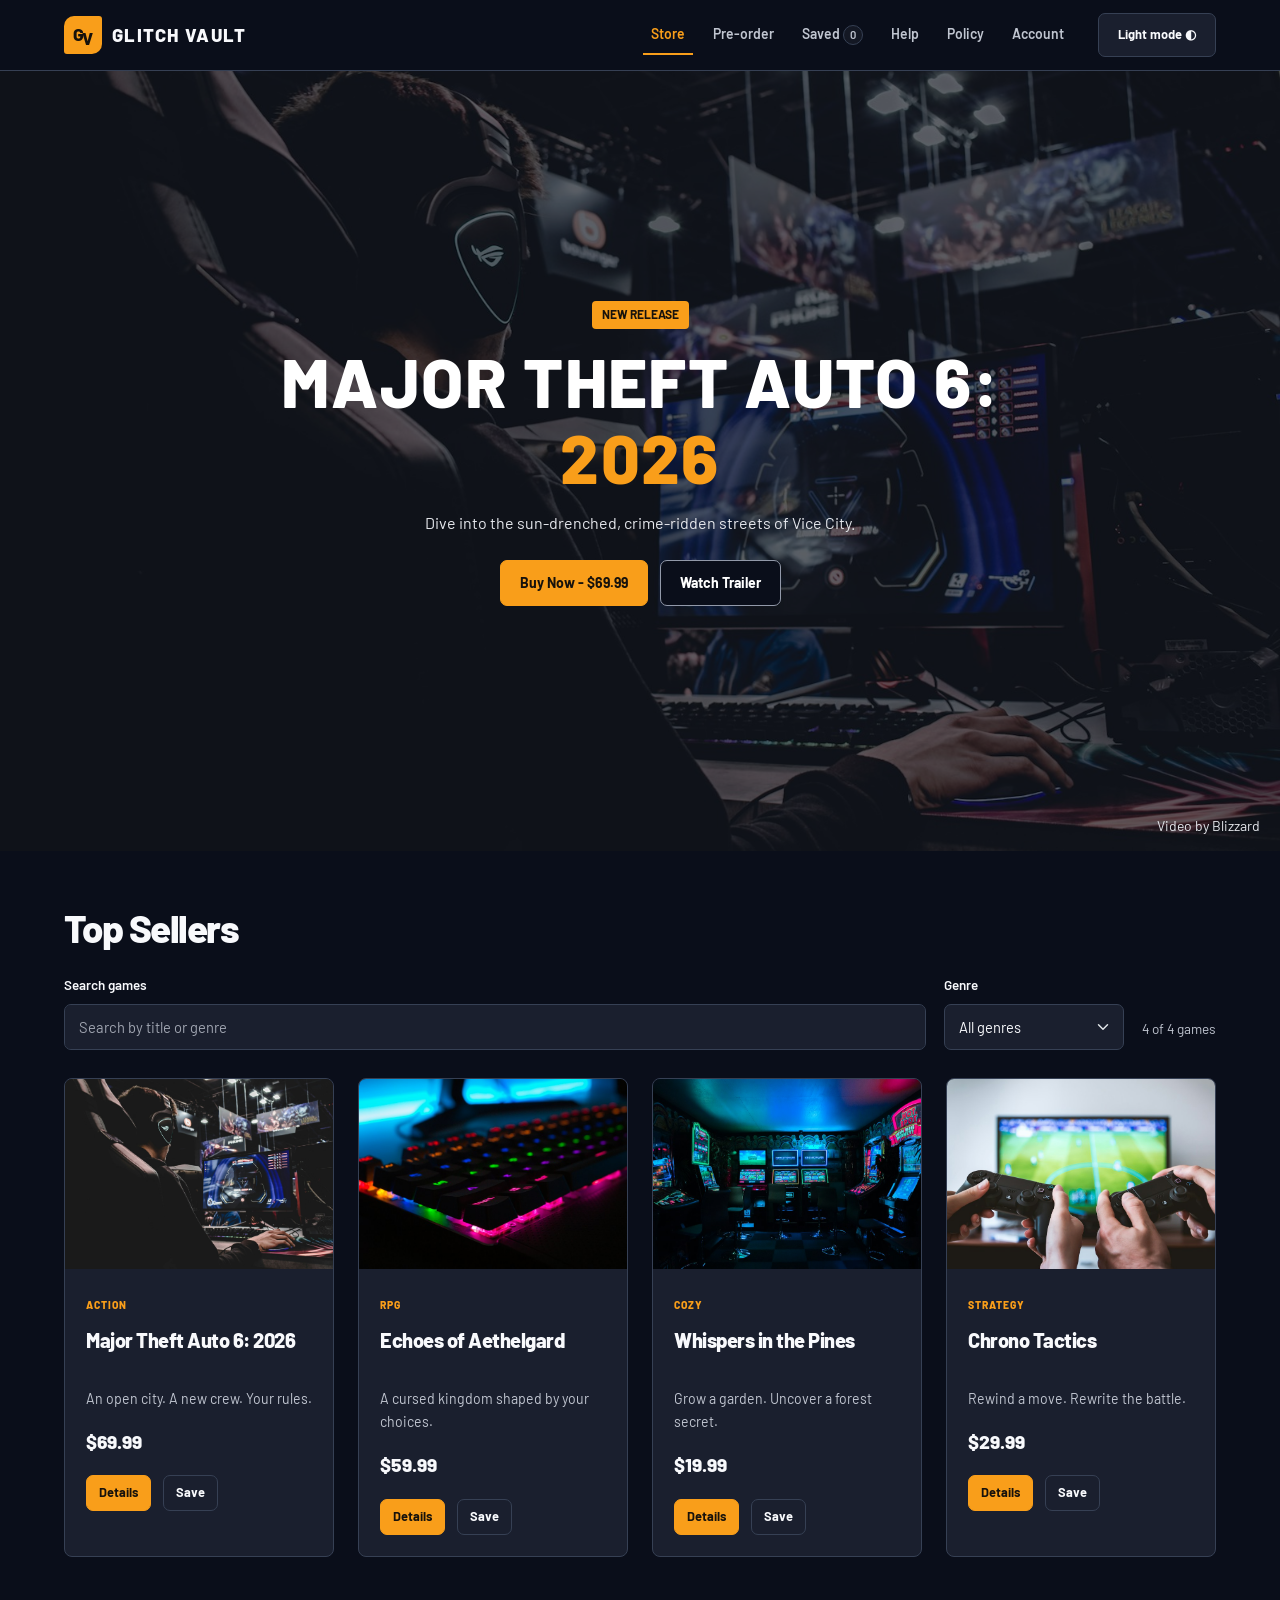
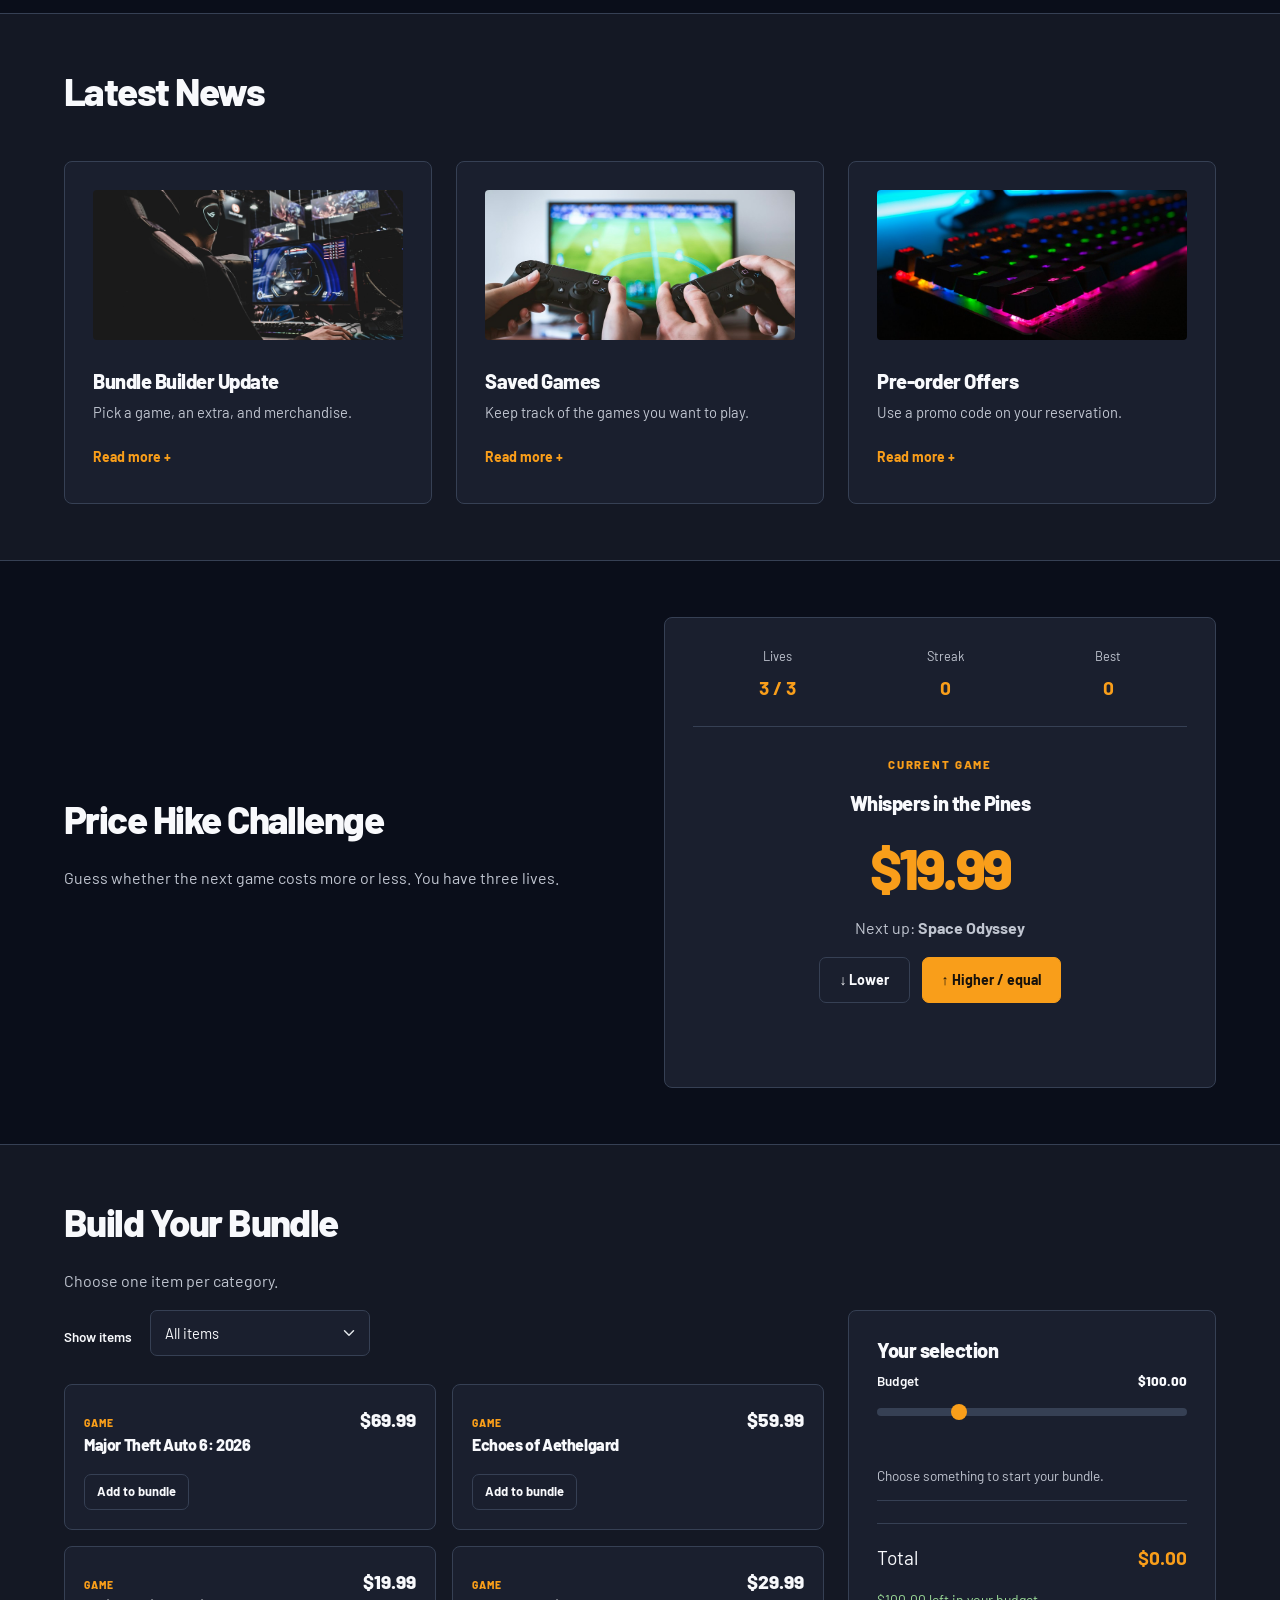
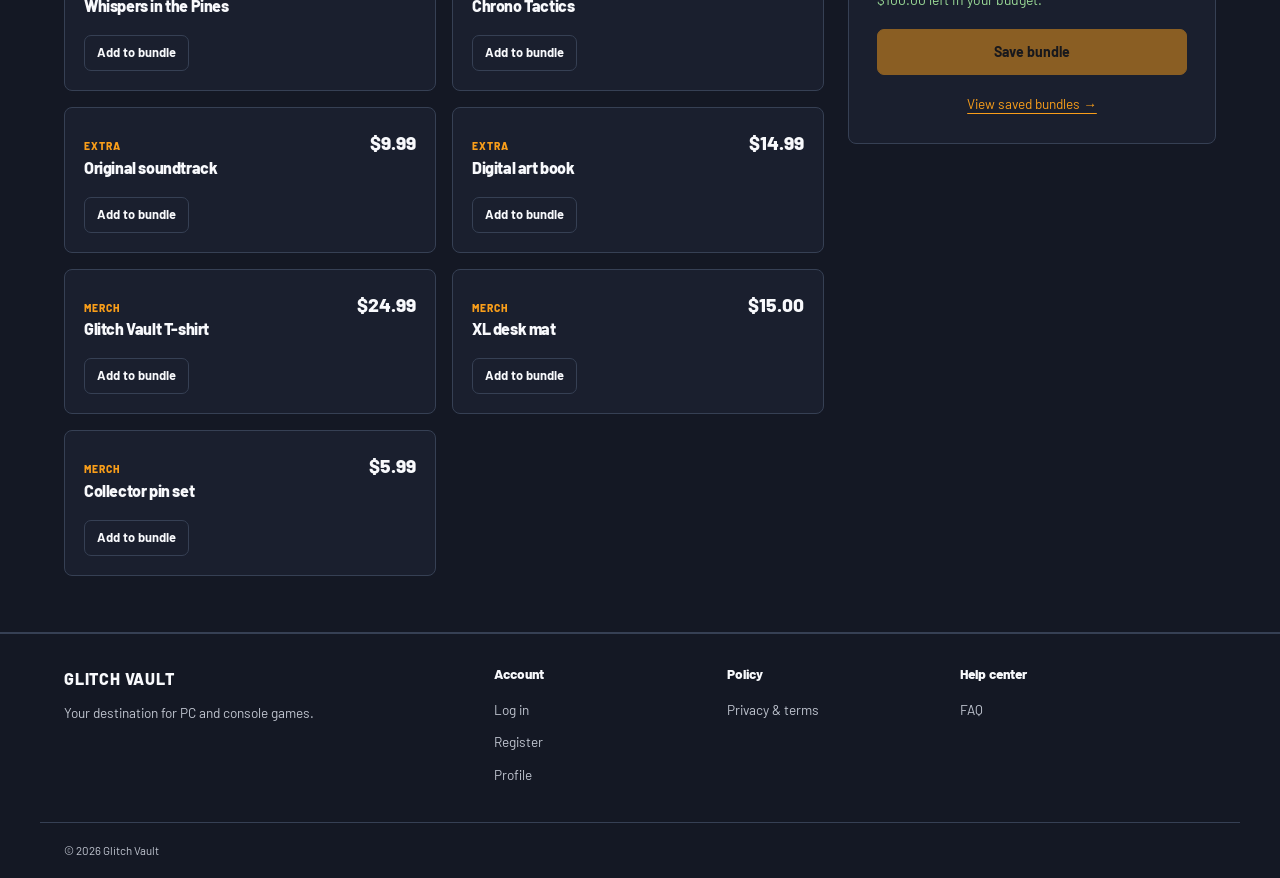
<file: index.html>
<!doctype html>
<html lang="en" data-bs-theme="dark">
    <head>
        <meta charset="UTF-8" />
        <meta name="viewport" content="width=device-width, initial-scale=1" />
        <meta name="description" content="Glitch Vault game store." />
        <link rel="icon" href="data:," />
        <title>Glitch Vault - Premium Game Store</title>
          <link rel="icon" href="data:image/svg+xml,<svg xmlns=%22http://www.w3.org/2000/svg%22 viewBox=%220 0 100 100%22><text y=%22.9em%22 font-size=%2290%22>🎮</text></svg>">
        <script src="js/theme.js"></script>
        <link rel="stylesheet" href="assets/vendor/bootstrap.min.css" />
        <link rel="stylesheet" href="css/style.css" />
    </head>
    <body>
        <a class="skip-link" href="#main">Skip to content</a>
        <header class="site-header">
            <nav class="navbar navbar-expand-lg container" aria-label="Main navigation">
                <a class="navbar-brand" href="index.html"
                    ><span class="brand-mark" aria-hidden="true">G<span>V</span></span> GLITCH VAULT</a
                >
                <button
                    class="navbar-toggler btn btn-quiet"
                    type="button"
                    data-bs-toggle="collapse"
                    data-bs-target="#navigation"
                    aria-controls="navigation"
                    aria-expanded="false"
                    aria-label="Toggle navigation"
                >
                    Menu
                </button>
                <div class="collapse navbar-collapse" id="navigation">
                    <ul class="navbar-nav ms-auto align-items-lg-center">
                        <li class="nav-item">
                            <a class="nav-link active" aria-current="page" href="index.html">Store</a>
                        </li>
                        <li class="nav-item"><a class="nav-link" href="task3-form.html">Pre-order</a></li>
                        <li class="nav-item">
                            <a class="nav-link" href="saved.html">Saved <span class="saved-count">0</span></a>
                        </li>
                        <li class="nav-item"><a class="nav-link" href="help.html">Help</a></li>
                        <li class="nav-item"><a class="nav-link" href="policy.html">Policy</a></li>
                        <li class="nav-item">
                            <a class="nav-link" data-account-link href="account.html">Account</a>
                        </li>
                    </ul>
                    <button
                        id="theme-toggle"
                        class="btn btn-quiet theme-toggle"
                        type="button"
                        aria-pressed="false"
                    >
                        Light mode
                    </button>
                </div>
            </nav>
        </header>
        <main id="main">
            <section class="hero" aria-labelledby="hero-title">
                <video
                    id="hero-video"
                    class="hero-video"
                    autoplay
                    loop
                    muted
                    playsinline
                    preload="metadata"
                    poster="assets/images/gaming-stage.jpg"
                    aria-hidden="true"
                >
                    <source src="assets/video/blizzard-hero.mp4" type="video/mp4" />
                </video>
                <div class="container hero-copy">
                    <span class="hero-badge">New release</span>
                    <h1 id="hero-title">Major Theft Auto 6: <span>2026</span></h1>
                    <p>Dive into the sun-drenched, crime-ridden streets of Vice City.</p>
                    <div class="button-row">
                        <a class="btn btn-accent" href="game-details.html?game=mta6">Buy Now - $69.99</a>
                        <a
                            class="btn btn-quiet"
                            href="https://youtu.be/GeMKZJaw_Ms"
                            target="_blank"
                            rel="noopener"
                            >Watch Trailer</a
                        >
                    </div>
                </div>
                <div class="hero-controls">
                    <button id="hero-playback" type="button" class="btn btn-quiet btn-sm" hidden>
                        Pause video
                    </button>
                    <small>Video by Blizzard</small>
                </div>
            </section>
            <section class="section-padding container" id="catalog">
                <h2>Top Sellers</h2>
                <div class="filter-bar">
                    <div>
                        <label for="game-search">Search games</label
                        ><input
                            type="search"
                            id="game-search"
                            class="form-control"
                            placeholder="Search by title or genre"
                        />
                    </div>
                    <div>
                        <label for="game-filter">Genre</label
                        ><select id="game-filter" class="form-select">
                            <option value="all">All genres</option>
                            <option>Action</option>
                            <option>RPG</option>
                            <option>Cozy</option>
                            <option>Strategy</option>
                        </select>
                    </div>
                    <p id="catalog-count" role="status"></p>
                </div>
                <div id="catalog-grid" class="row g-4"></div>
                <div id="catalog-empty" class="empty-state" hidden>
                    <h3>No games found</h3>
                    <p>Try another title or browse all four games.</p>
                    <button id="reset-search" class="btn btn-quiet">Reset filters</button>
                </div>
            </section>
            <section class="section-padding section-soft" id="news">
                <div class="container">
                    <h2>Latest News</h2>
                    <div class="row g-4 mt-2">
                        <article class="col-md-4">
                            <div class="news-card panel">
                                <img
                                    class="news-image"
                                    src="assets/images/gaming-stage.jpg"
                                    alt="Player at an esports tournament"
                                />
                                <h3>Bundle Builder Update</h3>
                                <p>Pick a game, an extra, and merchandise.</p>
                                <button
                                    class="text-button disclosure"
                                    aria-expanded="false"
                                    aria-controls="note-bundles"
                                >
                                    Read more +
                                </button>
                                <div id="note-bundles" class="disclosure-body">
                                    <p>Set a budget and save your bundle when the total fits.</p>
                                </div>
                            </div>
                        </article>
                        <article class="col-md-4">
                            <div class="news-card panel">
                                <img
                                    class="news-image"
                                    src="assets/images/gaming-desk.jpg"
                                    alt="Two players using game controllers"
                                />
                                <h3>Saved Games</h3>
                                <p>Keep track of the games you want to play.</p>
                                <button
                                    class="text-button disclosure"
                                    aria-expanded="false"
                                    aria-controls="note-saved"
                                >
                                    Read more +
                                </button>
                                <div id="note-saved" class="disclosure-body">
                                    <p>Use Save on a game card, then open Saved to see your list.</p>
                                </div>
                            </div>
                        </article>
                        <article class="col-md-4">
                            <div class="news-card panel">
                                <img
                                    class="news-image"
                                    src="assets/images/arcade.jpg"
                                    alt="Backlit gaming keyboard"
                                />
                                <h3>Pre-order Offers</h3>
                                <p>Use a promo code on your reservation.</p>
                                <button
                                    class="text-button disclosure"
                                    aria-expanded="false"
                                    aria-controls="note-orders"
                                >
                                    Read more +
                                </button>
                                <div id="note-orders" class="disclosure-body">
                                    <p>Use NEON20 for 20% off or VAULT10 for 10% off.</p>
                                </div>
                            </div>
                        </article>
                    </div>
                </div>
            </section>
            <section class="section-padding container" id="game-section">
                <div class="row g-5 align-items-center">
                    <div class="col-lg-6">
                        <h2>Price Hike Challenge</h2>
                        <p>Guess whether the next game costs more or less. You have three lives.</p>
                    </div>
                    <div class="col-lg-6">
                        <div id="game-board" class="panel challenge">
                            <div class="game-board-header">
                                <div>Lives<strong id="ui-lives">3</strong></div>
                                <div>Streak<strong id="ui-streak">0</strong></div>
                                <div>Best<strong id="ui-best">0</strong></div>
                            </div>
                            <p class="eyebrow">CURRENT GAME</p>
                            <h3 id="ui-current-name">Loading game</h3>
                            <div id="ui-current-price" class="challenge-price">$0.00</div>
                            <p>Next up: <strong id="ui-next-name"></strong></p>
                            <div class="button-row">
                                <button class="btn btn-quiet game-btn" data-guess="lower">↓ Lower</button
                                ><button class="btn btn-accent game-btn" data-guess="higher">
                                    ↑ Higher / equal
                                </button>
                            </div>
                            <p id="ui-message" class="status" aria-live="polite"></p>
                            <div id="ui-restart-area" class="d-none">
                                <button id="btn-restart" class="btn btn-accent">Play again</button>
                            </div>
                        </div>
                    </div>
                </div>
            </section>
            <section class="section-padding section-soft" id="bundle-section">
                <div class="container">
                    <h2>Build Your Bundle</h2>
                    <p>Choose one item per category.</p>
                    <div class="row g-4">
                        <div class="col-lg-8">
                            <div class="filter-bar">
                                <label for="bundle-filter">Show items</label
                                ><select id="bundle-filter" class="form-select">
                                    <option value="all">All items</option>
                                    <option value="game">Games</option>
                                    <option value="dlc">Extras</option>
                                    <option value="merch">Merchandise</option>
                                </select>
                            </div>
                            <div id="bundle-grid" class="row g-3"></div>
                        </div>
                        <aside class="col-lg-4">
                            <div class="panel bundle-summary">
                                <h3>Your selection</h3>
                                <label for="bundle-slider" class="split-line"
                                    >Budget <strong id="bundle-budget-val">$100.00</strong></label
                                ><input
                                    id="bundle-slider"
                                    class="form-range"
                                    type="range"
                                    min="50"
                                    max="250"
                                    step="10"
                                    value="100"
                                />
                                <ul id="bundle-list" class="selection-list"></ul>
                                <div class="split-line total-line">
                                    <span>Total</span><strong id="bundle-total-price">$0.00</strong>
                                </div>
                                <p id="bundle-status" class="status" role="status"></p>
                                <button id="bundle-save-btn" class="btn btn-accent w-100" disabled>
                                    Save bundle</button
                                ><a class="subtle-link" href="saved.html">View saved bundles →</a>
                            </div>
                        </aside>
                    </div>
                </div>
            </section>
        </main>
        <footer class="site-footer">
            <div class="container footer-grid">
                <div>
                    <a class="footer-brand" href="index.html">GLITCH VAULT</a>
                    <p>Your destination for PC and console games.</p>
                </div>
                <div>
                    <h2>Account</h2>
                    <a href="account.html#login">Log in</a>
                    <a href="account.html#register">Register</a>
                    <a href="profile.html">Profile</a>
                </div>
                <div>
                    <h2>Policy</h2>
                    <a href="policy.html">Privacy &amp; terms</a>
                </div>
                <div>
                    <h2>Help center</h2>
                    <a href="help.html">FAQ</a>
                </div>
            </div>
            <div class="container footer-bottom">&copy; 2026 Glitch Vault</div>
        </footer>
        <div id="toast" class="gv-toast" role="status" aria-live="polite"></div>
        <script src="assets/vendor/bootstrap.bundle.min.js"></script>
        <script src="assets/vendor/jquery.min.js"></script>
        <script src="js/data.js"></script>
        <script src="js/common.js"></script>
        <script src="js/jquery-effects.js"></script>
        <script src="js/store.js"></script>
        <script src="js/hero-video.js"></script>
        <script src="js/bundle.js"></script>
        <script src="js/challenge.js"></script>
    </body>
</html>
</file>
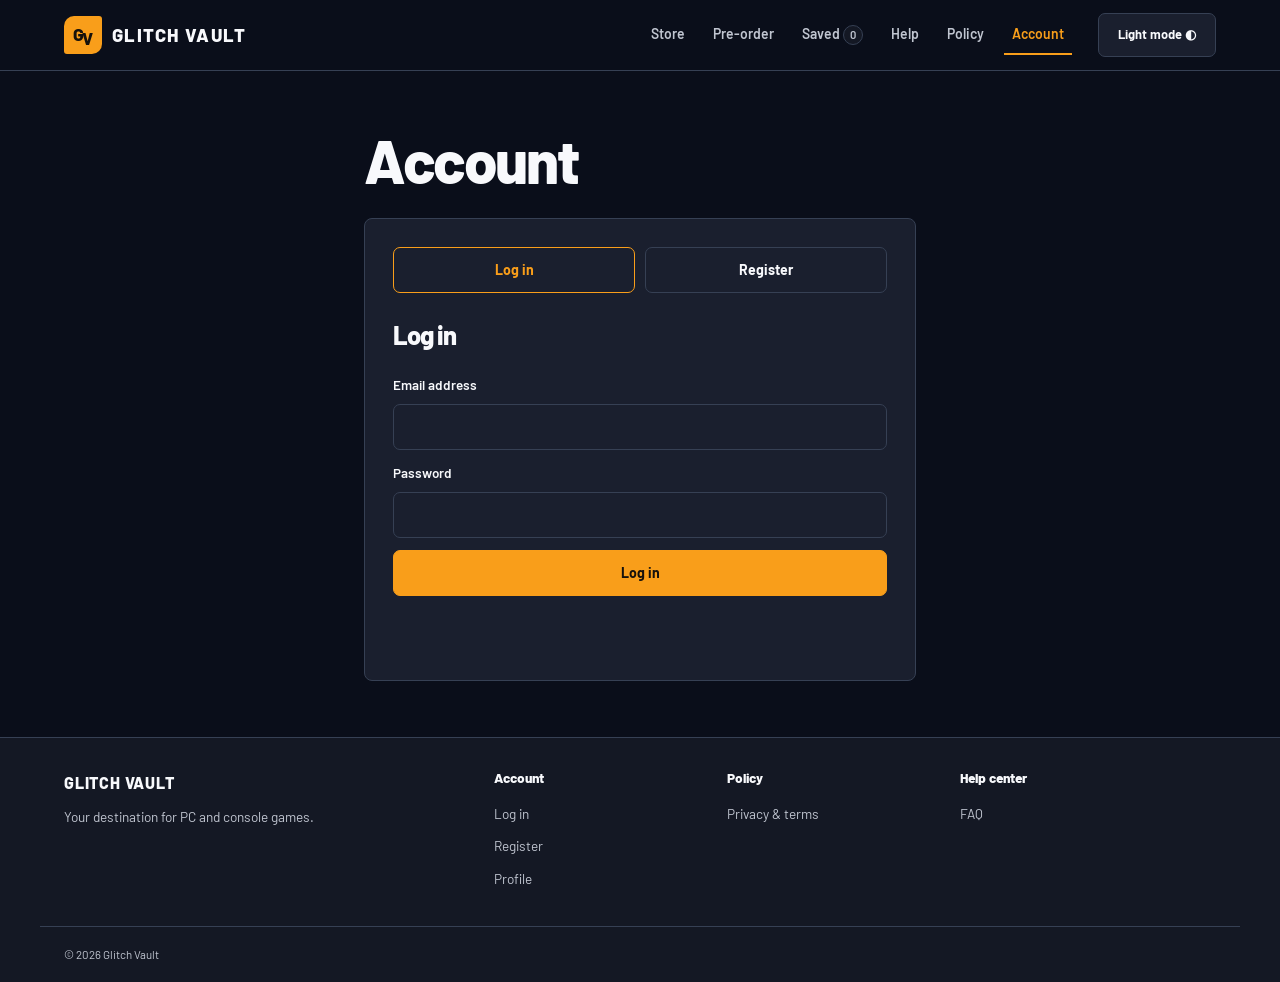
<file: account.html>
<!doctype html>
<html lang="en" data-bs-theme="dark">
    <head>
        <meta charset="UTF-8" />
        <meta name="viewport" content="width=device-width, initial-scale=1" />
        <meta name="description" content="Glitch Vault game store." />
        <link rel="icon" href="data:," />
        <title>Account | Glitch Vault</title>
        <script src="js/theme.js"></script>
        <link rel="stylesheet" href="assets/vendor/bootstrap.min.css" />
        <link rel="stylesheet" href="css/style.css" />
    </head>
    <body>
        <a class="skip-link" href="#main">Skip to content</a>
        <header class="site-header">
            <nav class="navbar navbar-expand-lg container" aria-label="Main navigation">
                <a class="navbar-brand" href="index.html"
                    ><span class="brand-mark" aria-hidden="true">G<span>V</span></span> GLITCH VAULT</a
                >
                <button
                    class="navbar-toggler btn btn-quiet"
                    type="button"
                    data-bs-toggle="collapse"
                    data-bs-target="#navigation"
                    aria-controls="navigation"
                    aria-expanded="false"
                    aria-label="Toggle navigation"
                >
                    Menu
                </button>
                <div class="collapse navbar-collapse" id="navigation">
                    <ul class="navbar-nav ms-auto align-items-lg-center">
                        <li class="nav-item"><a class="nav-link" href="index.html">Store</a></li>
                        <li class="nav-item"><a class="nav-link" href="task3-form.html">Pre-order</a></li>
                        <li class="nav-item">
                            <a class="nav-link" href="saved.html">Saved <span class="saved-count">0</span></a>
                        </li>
                        <li class="nav-item"><a class="nav-link" href="help.html">Help</a></li>
                        <li class="nav-item"><a class="nav-link" href="policy.html">Policy</a></li>
                        <li class="nav-item">
                            <a
                                class="nav-link active"
                                aria-current="page"
                                data-account-link
                                href="account.html"
                                >Account</a
                            >
                        </li>
                    </ul>
                    <button
                        id="theme-toggle"
                        class="btn btn-quiet theme-toggle"
                        type="button"
                        aria-pressed="false"
                    >
                        Light mode
                    </button>
                </div>
            </nav>
        </header>
        <main id="main">
            <section class="section-padding container account-page">
                <h1>Account</h1>
                <div class="panel">
                    <div class="account-tabs" aria-label="Account options">
                        <a id="login-tab" class="btn btn-quiet" href="#login">Log in</a
                        ><a id="register-tab" class="btn btn-quiet" href="#register">Register</a>
                    </div>
                    <form id="login-form" novalidate>
                        <h2>Log in</h2>
                        <div class="field">
                            <label for="login-email">Email address</label
                            ><input
                                class="form-control"
                                id="login-email"
                                name="login-email"
                                type="email"
                                autocomplete="username"
                                required
                                aria-describedby="login-email-error"
                            />
                            <p class="field-error" id="login-email-error"></p>
                        </div>
                        <div class="field">
                            <label for="login-password">Password</label
                            ><input
                                class="form-control"
                                id="login-password"
                                name="login-password"
                                type="password"
                                autocomplete="current-password"
                                required
                                aria-describedby="login-password-error"
                            />
                            <p class="field-error" id="login-password-error"></p>
                        </div>
                        <button class="btn btn-accent w-100" type="submit">Log in</button>
                        <p id="login-status" class="status" role="status"></p>
                    </form>
                    <form id="register-form" novalidate hidden>
                        <h2>Register</h2>
                        <div class="field">
                            <label for="register-name">Display name</label
                            ><input
                                class="form-control"
                                id="register-name"
                                name="register-name"
                                type="text"
                                autocomplete="nickname"
                                maxlength="40"
                                required
                                aria-describedby="register-name-error"
                            />
                            <p class="field-error" id="register-name-error"></p>
                        </div>
                        <div class="field">
                            <label for="register-email">Email address</label
                            ><input
                                class="form-control"
                                id="register-email"
                                name="register-email"
                                type="email"
                                autocomplete="username"
                                maxlength="120"
                                required
                                aria-describedby="register-email-error"
                            />
                            <p class="field-error" id="register-email-error"></p>
                        </div>
                        <div class="field">
                            <label for="register-password">Password (at least 8 characters)</label
                            ><input
                                class="form-control"
                                id="register-password"
                                name="register-password"
                                type="password"
                                autocomplete="new-password"
                                minlength="8"
                                required
                                aria-describedby="register-password-error"
                            />
                            <p class="field-error" id="register-password-error"></p>
                        </div>
                        <div class="field">
                            <label for="register-confirm">Confirm password</label
                            ><input
                                class="form-control"
                                id="register-confirm"
                                name="register-confirm"
                                type="password"
                                autocomplete="new-password"
                                required
                                aria-describedby="register-confirm-error"
                            />
                            <p class="field-error" id="register-confirm-error"></p>
                        </div>
                        <div class="field">
                            <label class="checkbox-label"
                                ><input
                                    id="register-terms"
                                    type="checkbox"
                                    required
                                    aria-describedby="register-terms-error"
                                />
                                I accept the
                                <a href="policy.html">policy</a>.</label
                            >
                            <p class="field-error" id="register-terms-error"></p>
                        </div>
                        <button class="btn btn-accent w-100" type="submit">Create account</button>
                        <p id="register-status" class="status" role="status"></p>
                    </form>
                </div>
            </section>
        </main>
        <footer class="site-footer">
            <div class="container footer-grid">
                <div>
                    <a class="footer-brand" href="index.html">GLITCH VAULT</a>
                    <p>Your destination for PC and console games.</p>
                </div>
                <div>
                    <h2>Account</h2>
                    <a href="account.html#login">Log in</a>
                    <a href="account.html#register">Register</a>
                    <a href="profile.html">Profile</a>
                </div>
                <div>
                    <h2>Policy</h2>
                    <a href="policy.html">Privacy &amp; terms</a>
                </div>
                <div>
                    <h2>Help center</h2>
                    <a href="help.html">FAQ</a>
                </div>
            </div>
            <div class="container footer-bottom">&copy; 2026 Glitch Vault</div>
        </footer>
        <div id="toast" class="gv-toast" role="status" aria-live="polite"></div>
        <script src="assets/vendor/bootstrap.bundle.min.js"></script>
        <script src="assets/vendor/jquery.min.js"></script>
        <script src="js/data.js"></script>
        <script src="js/common.js"></script>
        <script src="js/jquery-effects.js"></script>
        <script src="js/account.js"></script>
    </body>
</html>
</file>
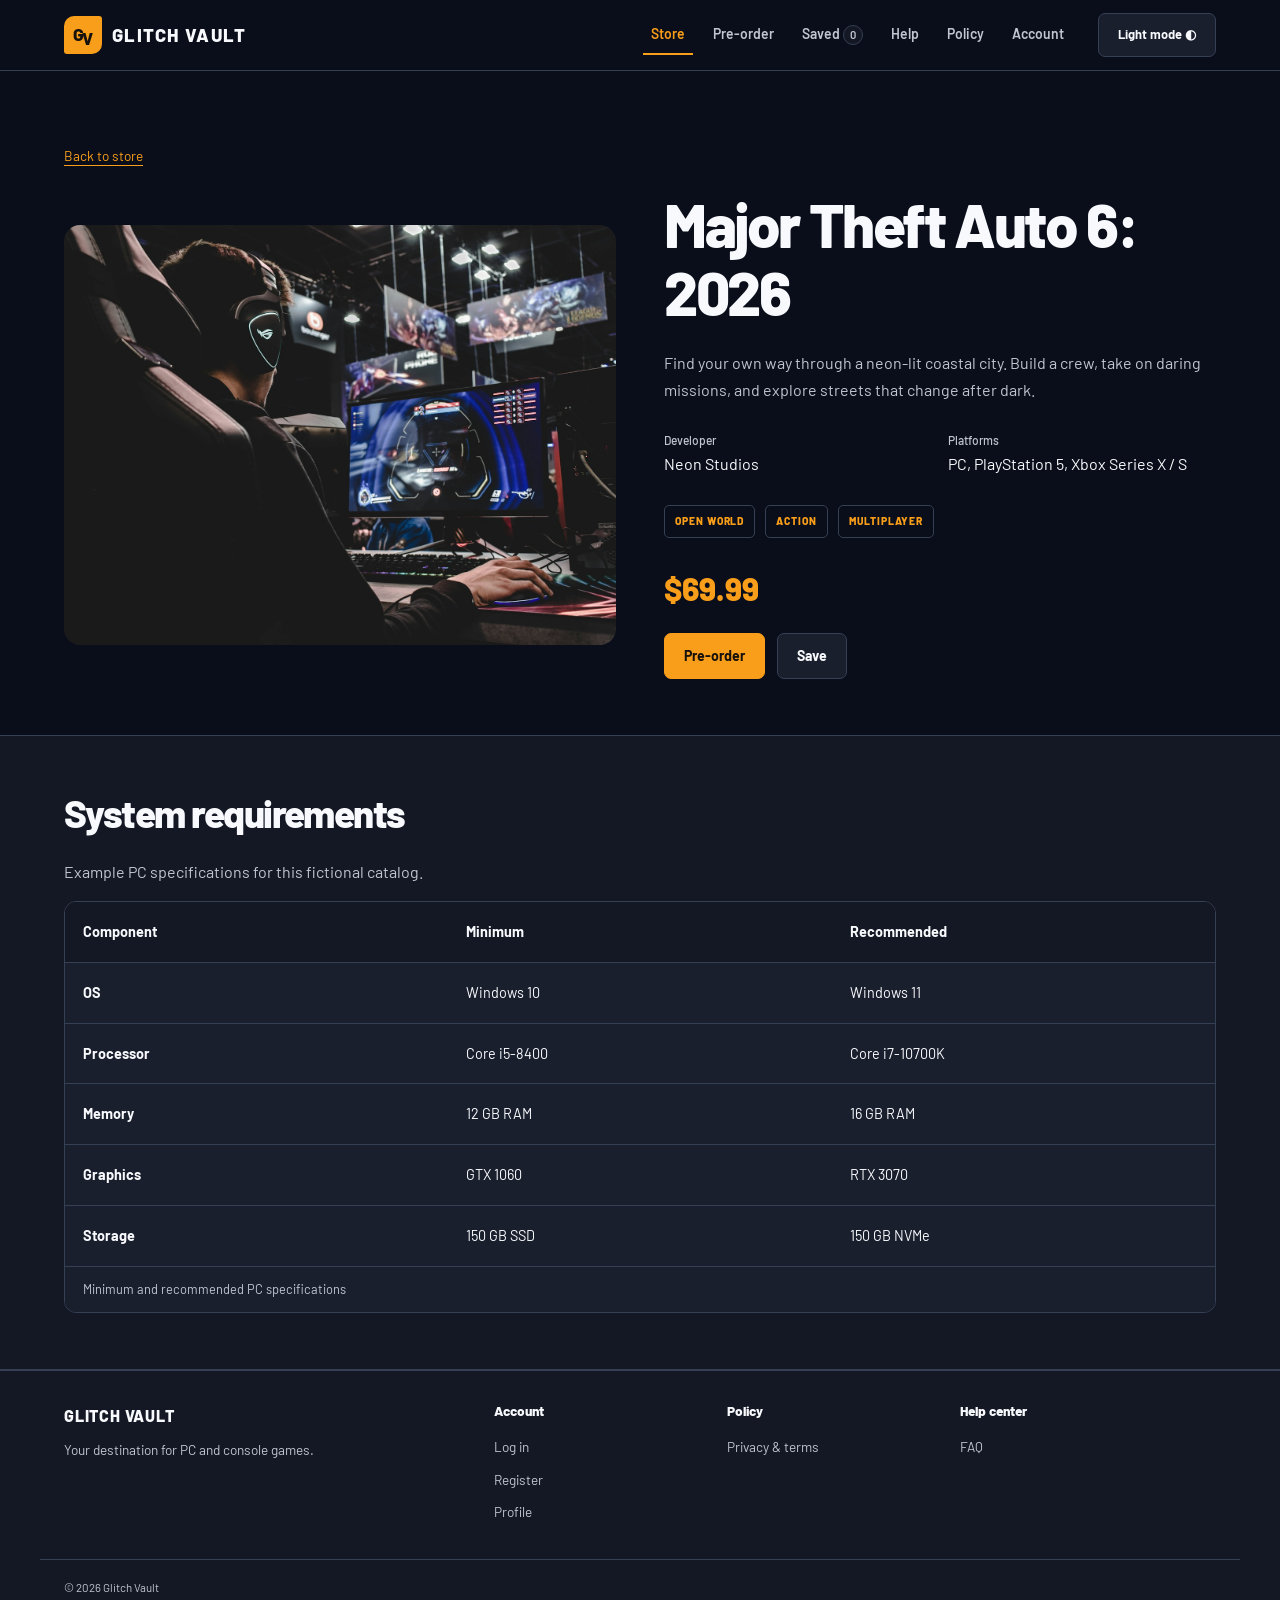
<file: game-details.html>
<!doctype html>
<html lang="en" data-bs-theme="dark">
    <head>
        <meta charset="UTF-8" />
        <meta name="viewport" content="width=device-width, initial-scale=1" />
        <meta name="description" content="Glitch Vault game store." />
        <link rel="icon" href="data:," />
        <title>Game details | Glitch Vault</title>
        <script src="js/theme.js"></script>
        <link rel="stylesheet" href="assets/vendor/bootstrap.min.css" />
        <link rel="stylesheet" href="css/style.css" />
    </head>
    <body>
        <a class="skip-link" href="#main">Skip to content</a>
        <header class="site-header">
            <nav class="navbar navbar-expand-lg container" aria-label="Main navigation">
                <a class="navbar-brand" href="index.html"
                    ><span class="brand-mark" aria-hidden="true">G<span>V</span></span> GLITCH VAULT</a
                >
                <button
                    class="navbar-toggler btn btn-quiet"
                    type="button"
                    data-bs-toggle="collapse"
                    data-bs-target="#navigation"
                    aria-controls="navigation"
                    aria-expanded="false"
                    aria-label="Toggle navigation"
                >
                    Menu
                </button>
                <div class="collapse navbar-collapse" id="navigation">
                    <ul class="navbar-nav ms-auto align-items-lg-center">
                        <li class="nav-item"><a class="nav-link active" href="index.html">Store</a></li>
                        <li class="nav-item"><a class="nav-link" href="task3-form.html">Pre-order</a></li>
                        <li class="nav-item">
                            <a class="nav-link" href="saved.html">Saved <span class="saved-count">0</span></a>
                        </li>
                        <li class="nav-item"><a class="nav-link" href="help.html">Help</a></li>
                        <li class="nav-item"><a class="nav-link" href="policy.html">Policy</a></li>
                        <li class="nav-item">
                            <a class="nav-link" data-account-link href="account.html">Account</a>
                        </li>
                    </ul>
                    <button
                        id="theme-toggle"
                        class="btn btn-quiet theme-toggle"
                        type="button"
                        aria-pressed="false"
                    >
                        Light mode
                    </button>
                </div>
            </nav>
        </header>
        <main id="main">
            <section class="section-padding container" id="game-details"></section>
            <section class="section-padding section-soft" id="requirements-section">
                <div class="container">
                    <h2>System requirements</h2>
                    <p>Example PC specifications for this fictional catalog.</p>
                    <div class="table-wrap">
                        <table class="table requirements">
                            <caption>
                                Minimum and recommended PC specifications
                            </caption>
                            <thead>
                                <tr>
                                    <th scope="col">Component</th>
                                    <th scope="col">Minimum</th>
                                    <th scope="col">Recommended</th>
                                </tr>
                            </thead>
                            <tbody id="requirements-body"></tbody>
                        </table>
                    </div>
                </div>
            </section>
        </main>
        <footer class="site-footer">
            <div class="container footer-grid">
                <div>
                    <a class="footer-brand" href="index.html">GLITCH VAULT</a>
                    <p>Your destination for PC and console games.</p>
                </div>
                <div>
                    <h2>Account</h2>
                    <a href="account.html#login">Log in</a>
                    <a href="account.html#register">Register</a>
                    <a href="profile.html">Profile</a>
                </div>
                <div>
                    <h2>Policy</h2>
                    <a href="policy.html">Privacy &amp; terms</a>
                </div>
                <div>
                    <h2>Help center</h2>
                    <a href="help.html">FAQ</a>
                </div>
            </div>
            <div class="container footer-bottom">&copy; 2026 Glitch Vault</div>
        </footer>
        <div id="toast" class="gv-toast" role="status" aria-live="polite"></div>
        <script src="assets/vendor/bootstrap.bundle.min.js"></script>
        <script src="assets/vendor/jquery.min.js"></script>
        <script src="js/data.js"></script>
        <script src="js/common.js"></script>
        <script src="js/jquery-effects.js"></script>
        <script src="js/game-details.js"></script>
    </body>
</html>
</file>
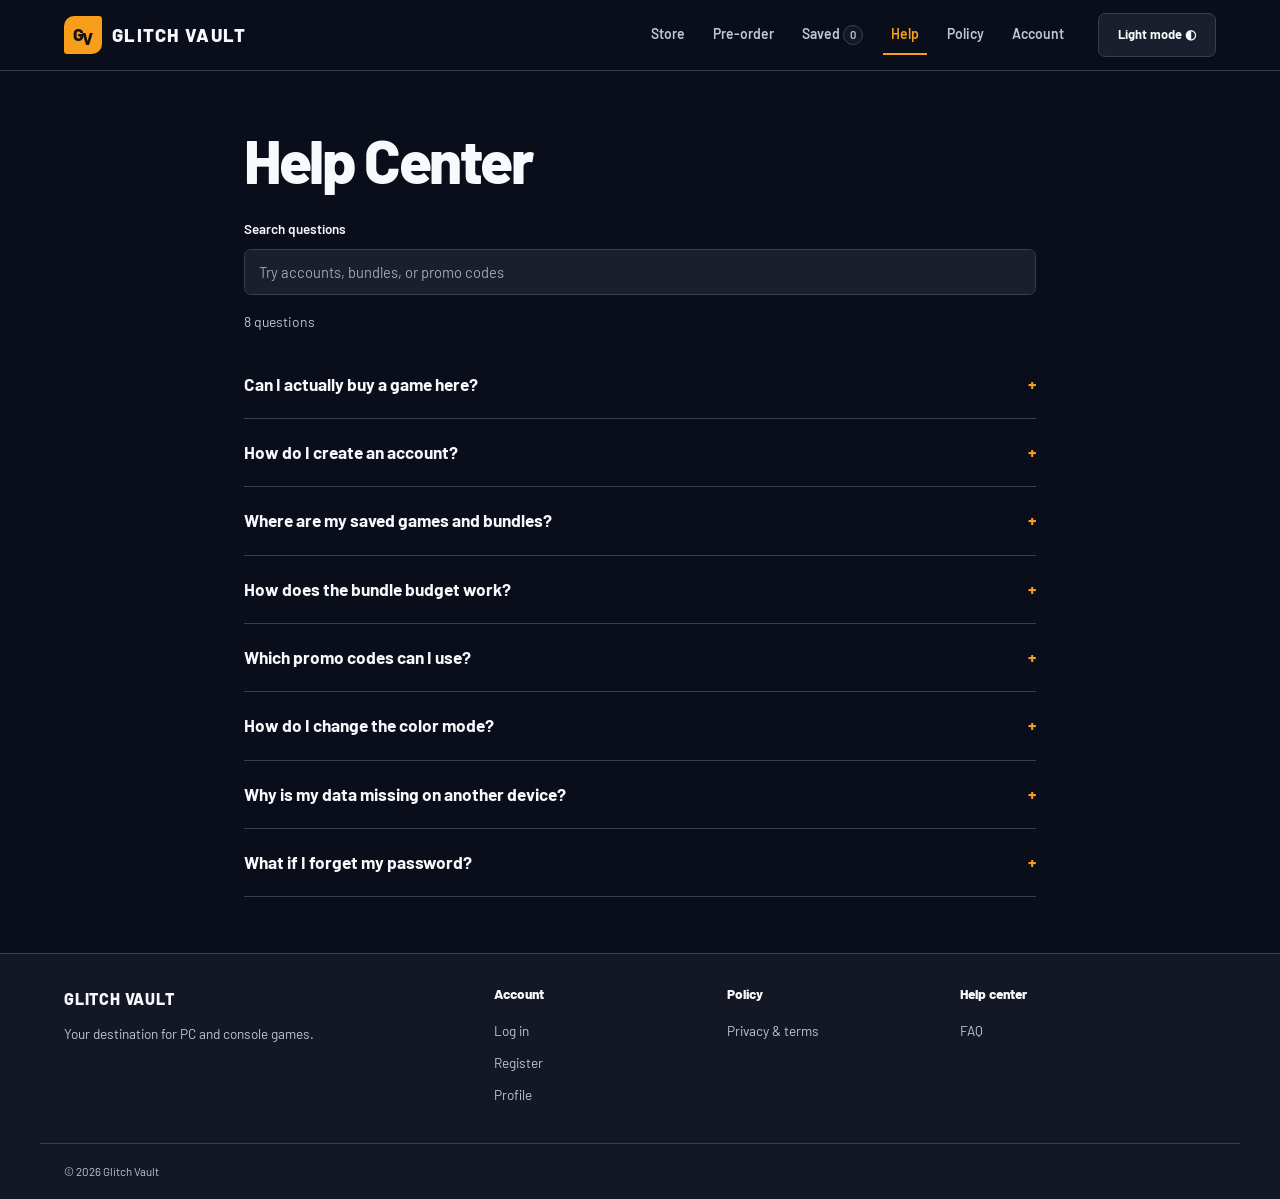
<file: help.html>
<!doctype html>
<html lang="en" data-bs-theme="dark">
    <head>
        <meta charset="UTF-8" />
        <meta name="viewport" content="width=device-width, initial-scale=1" />
        <meta name="description" content="Glitch Vault game store." />
        <link rel="icon" href="data:," />
        <title>Help center | Glitch Vault</title>
        <script src="js/theme.js"></script>
        <link rel="stylesheet" href="assets/vendor/bootstrap.min.css" />
        <link rel="stylesheet" href="css/style.css" />
    </head>
    <body>
        <a class="skip-link" href="#main">Skip to content</a>
        <header class="site-header">
            <nav class="navbar navbar-expand-lg container" aria-label="Main navigation">
                <a class="navbar-brand" href="index.html"
                    ><span class="brand-mark" aria-hidden="true">G<span>V</span></span> GLITCH VAULT</a
                >
                <button
                    class="navbar-toggler btn btn-quiet"
                    type="button"
                    data-bs-toggle="collapse"
                    data-bs-target="#navigation"
                    aria-controls="navigation"
                    aria-expanded="false"
                    aria-label="Toggle navigation"
                >
                    Menu
                </button>
                <div class="collapse navbar-collapse" id="navigation">
                    <ul class="navbar-nav ms-auto align-items-lg-center">
                        <li class="nav-item"><a class="nav-link" href="index.html">Store</a></li>
                        <li class="nav-item"><a class="nav-link" href="task3-form.html">Pre-order</a></li>
                        <li class="nav-item">
                            <a class="nav-link" href="saved.html">Saved <span class="saved-count">0</span></a>
                        </li>
                        <li class="nav-item">
                            <a class="nav-link active" aria-current="page" href="help.html">Help</a>
                        </li>
                        <li class="nav-item"><a class="nav-link" href="policy.html">Policy</a></li>
                        <li class="nav-item">
                            <a class="nav-link" data-account-link href="account.html">Account</a>
                        </li>
                    </ul>
                    <button
                        id="theme-toggle"
                        class="btn btn-quiet theme-toggle"
                        type="button"
                        aria-pressed="false"
                    >
                        Light mode
                    </button>
                </div>
            </nav>
        </header>
        <main id="main">
            <section class="section-padding container narrow">
                <h1>Help Center</h1>
                <label for="faq-search">Search questions</label
                ><input
                    id="faq-search"
                    type="search"
                    class="form-control"
                    placeholder="Try accounts, bundles, or promo codes"
                />
                <p id="faq-count" class="status" role="status"></p>
                <div class="faq-list">
                    <section class="faq-item" id="orders">
                        <h2>
                            <button
                                class="disclosure faq-question"
                                aria-expanded="false"
                                aria-controls="orders-answer"
                            >
                                Can I actually buy a game here?<span aria-hidden="true">+</span>
                            </button>
                        </h2>
                        <div id="orders-answer" class="disclosure-body">
                            <p>You can save a demo reservation. No payment is required.</p>
                        </div>
                    </section>
                    <section class="faq-item" id="faq-account">
                        <h2>
                            <button
                                class="disclosure faq-question"
                                aria-expanded="false"
                                aria-controls="faq-account-answer"
                            >
                                How do I create an account?<span aria-hidden="true">+</span>
                            </button>
                        </h2>
                        <div id="faq-account-answer" class="disclosure-body">
                            <p>
                                Open Account and choose Register. After registering, log in to see your
                                profile.
                            </p>
                        </div>
                    </section>
                    <section class="faq-item" id="faq-saved">
                        <h2>
                            <button
                                class="disclosure faq-question"
                                aria-expanded="false"
                                aria-controls="faq-saved-answer"
                            >
                                Where are my saved games and bundles?<span aria-hidden="true">+</span>
                            </button>
                        </h2>
                        <div id="faq-saved-answer" class="disclosure-body">
                            <p>Open Saved in the navigation to see or remove your games and bundles.</p>
                        </div>
                    </section>
                    <section class="faq-item" id="faq-bundle">
                        <h2>
                            <button
                                class="disclosure faq-question"
                                aria-expanded="false"
                                aria-controls="faq-bundle-answer"
                            >
                                How does the bundle budget work?<span aria-hidden="true">+</span>
                            </button>
                        </h2>
                        <div id="faq-bundle-answer" class="disclosure-body">
                            <p>
                                Choose one item per category. You can save the bundle when the total fits the
                                budget.
                            </p>
                        </div>
                    </section>
                    <section class="faq-item" id="faq-promo">
                        <h2>
                            <button
                                class="disclosure faq-question"
                                aria-expanded="false"
                                aria-controls="faq-promo-answer"
                            >
                                Which promo codes can I use?<span aria-hidden="true">+</span>
                            </button>
                        </h2>
                        <div id="faq-promo-answer" class="disclosure-body">
                            <p>NEON20 gives 20% off and VAULT10 gives 10% off.</p>
                        </div>
                    </section>
                    <section class="faq-item" id="faq-theme">
                        <h2>
                            <button
                                class="disclosure faq-question"
                                aria-expanded="false"
                                aria-controls="faq-theme-answer"
                            >
                                How do I change the color mode?<span aria-hidden="true">+</span>
                            </button>
                        </h2>
                        <div id="faq-theme-answer" class="disclosure-body">
                            <p>Use the theme button in the navigation. On mobile, open Menu first.</p>
                        </div>
                    </section>
                    <section class="faq-item" id="faq-data">
                        <h2>
                            <button
                                class="disclosure faq-question"
                                aria-expanded="false"
                                aria-controls="faq-data-answer"
                            >
                                Why is my data missing on another device?<span aria-hidden="true">+</span>
                            </button>
                        </h2>
                        <div id="faq-data-answer" class="disclosure-body">
                            <p>Your data is stored in the browser you used to save it.</p>
                        </div>
                    </section>
                    <section class="faq-item" id="faq-password">
                        <h2>
                            <button
                                class="disclosure faq-question"
                                aria-expanded="false"
                                aria-controls="faq-password-answer"
                            >
                                What if I forget my password?<span aria-hidden="true">+</span>
                            </button>
                        </h2>
                        <div id="faq-password-answer" class="disclosure-body">
                            <p>Register another account with a different email address.</p>
                        </div>
                    </section>
                </div>
                <p id="faq-empty" class="empty-state" hidden>
                    No matching questions. Try a shorter search or clear the field.
                </p>
            </section>
        </main>
        <footer class="site-footer">
            <div class="container footer-grid">
                <div>
                    <a class="footer-brand" href="index.html">GLITCH VAULT</a>
                    <p>Your destination for PC and console games.</p>
                </div>
                <div>
                    <h2>Account</h2>
                    <a href="account.html#login">Log in</a>
                    <a href="account.html#register">Register</a>
                    <a href="profile.html">Profile</a>
                </div>
                <div>
                    <h2>Policy</h2>
                    <a href="policy.html">Privacy &amp; terms</a>
                </div>
                <div>
                    <h2>Help center</h2>
                    <a href="help.html">FAQ</a>
                </div>
            </div>
            <div class="container footer-bottom">&copy; 2026 Glitch Vault</div>
        </footer>
        <div id="toast" class="gv-toast" role="status" aria-live="polite"></div>
        <script src="assets/vendor/bootstrap.bundle.min.js"></script>
        <script src="assets/vendor/jquery.min.js"></script>
        <script src="js/data.js"></script>
        <script src="js/common.js"></script>
        <script src="js/jquery-effects.js"></script>
        <script src="js/help.js"></script>
    </body>
</html>
</file>
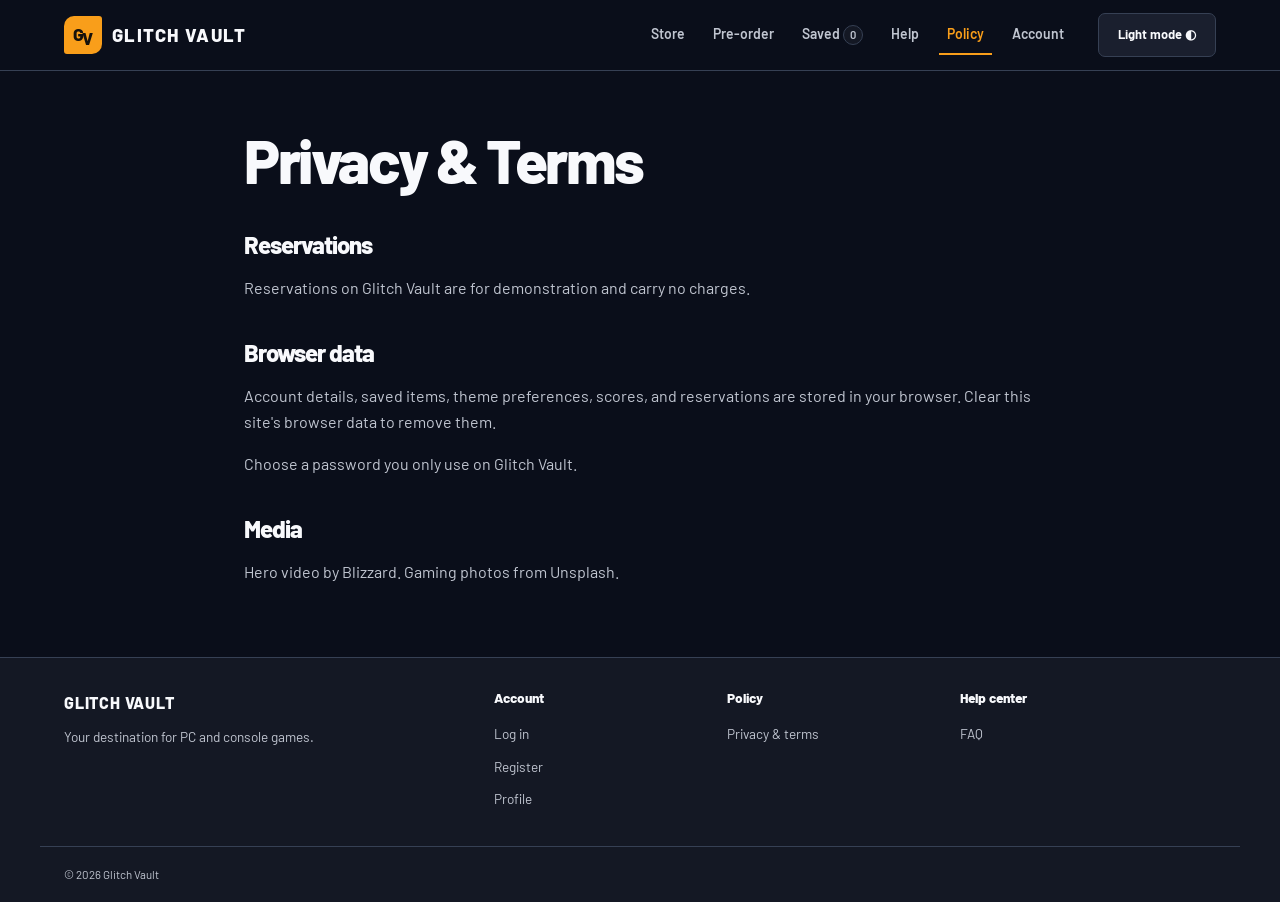
<file: policy.html>
<!doctype html>
<html lang="en" data-bs-theme="dark">
    <head>
        <meta charset="UTF-8" />
        <meta name="viewport" content="width=device-width, initial-scale=1" />
        <meta name="description" content="Glitch Vault game store." />
        <link rel="icon" href="data:," />
        <title>Privacy and terms | Glitch Vault</title>
        <script src="js/theme.js"></script>
        <link rel="stylesheet" href="assets/vendor/bootstrap.min.css" />
        <link rel="stylesheet" href="css/style.css" />
    </head>
    <body>
        <a class="skip-link" href="#main">Skip to content</a>
        <header class="site-header">
            <nav class="navbar navbar-expand-lg container" aria-label="Main navigation">
                <a class="navbar-brand" href="index.html"
                    ><span class="brand-mark" aria-hidden="true">G<span>V</span></span> GLITCH VAULT</a
                >
                <button
                    class="navbar-toggler btn btn-quiet"
                    type="button"
                    data-bs-toggle="collapse"
                    data-bs-target="#navigation"
                    aria-controls="navigation"
                    aria-expanded="false"
                    aria-label="Toggle navigation"
                >
                    Menu
                </button>
                <div class="collapse navbar-collapse" id="navigation">
                    <ul class="navbar-nav ms-auto align-items-lg-center">
                        <li class="nav-item"><a class="nav-link" href="index.html">Store</a></li>
                        <li class="nav-item"><a class="nav-link" href="task3-form.html">Pre-order</a></li>
                        <li class="nav-item">
                            <a class="nav-link" href="saved.html">Saved <span class="saved-count">0</span></a>
                        </li>
                        <li class="nav-item"><a class="nav-link" href="help.html">Help</a></li>
                        <li class="nav-item">
                            <a class="nav-link active" aria-current="page" href="policy.html">Policy</a>
                        </li>
                        <li class="nav-item">
                            <a class="nav-link" data-account-link href="account.html">Account</a>
                        </li>
                    </ul>
                    <button
                        id="theme-toggle"
                        class="btn btn-quiet theme-toggle"
                        type="button"
                        aria-pressed="false"
                    >
                        Light mode
                    </button>
                </div>
            </nav>
        </header>
        <main id="main">
            <section class="section-padding container narrow prose">
                <h1>Privacy &amp; Terms</h1>
                <section>
                    <h2>Reservations</h2>
                    <p>Reservations on Glitch Vault are for demonstration and carry no charges.</p>
                </section>
                <section id="storage">
                    <h2>Browser data</h2>
                    <p>
                        Account details, saved items, theme preferences, scores, and reservations are stored
                        in your browser. Clear this site's browser data to remove them.
                    </p>
                    <p>Choose a password you only use on Glitch Vault.</p>
                </section>
                <section>
                    <h2>Media</h2>
                    <p>Hero video by Blizzard. Gaming photos from Unsplash.</p>
                </section>
            </section>
        </main>
        <footer class="site-footer">
            <div class="container footer-grid">
                <div>
                    <a class="footer-brand" href="index.html">GLITCH VAULT</a>
                    <p>Your destination for PC and console games.</p>
                </div>
                <div>
                    <h2>Account</h2>
                    <a href="account.html#login">Log in</a>
                    <a href="account.html#register">Register</a>
                    <a href="profile.html">Profile</a>
                </div>
                <div>
                    <h2>Policy</h2>
                    <a href="policy.html">Privacy &amp; terms</a>
                </div>
                <div>
                    <h2>Help center</h2>
                    <a href="help.html">FAQ</a>
                </div>
            </div>
            <div class="container footer-bottom">&copy; 2026 Glitch Vault</div>
        </footer>
        <div id="toast" class="gv-toast" role="status" aria-live="polite"></div>
        <script src="assets/vendor/bootstrap.bundle.min.js"></script>
        <script src="assets/vendor/jquery.min.js"></script>
        <script src="js/data.js"></script>
        <script src="js/common.js"></script>
        <script src="js/jquery-effects.js"></script>
    </body>
</html>
</file>
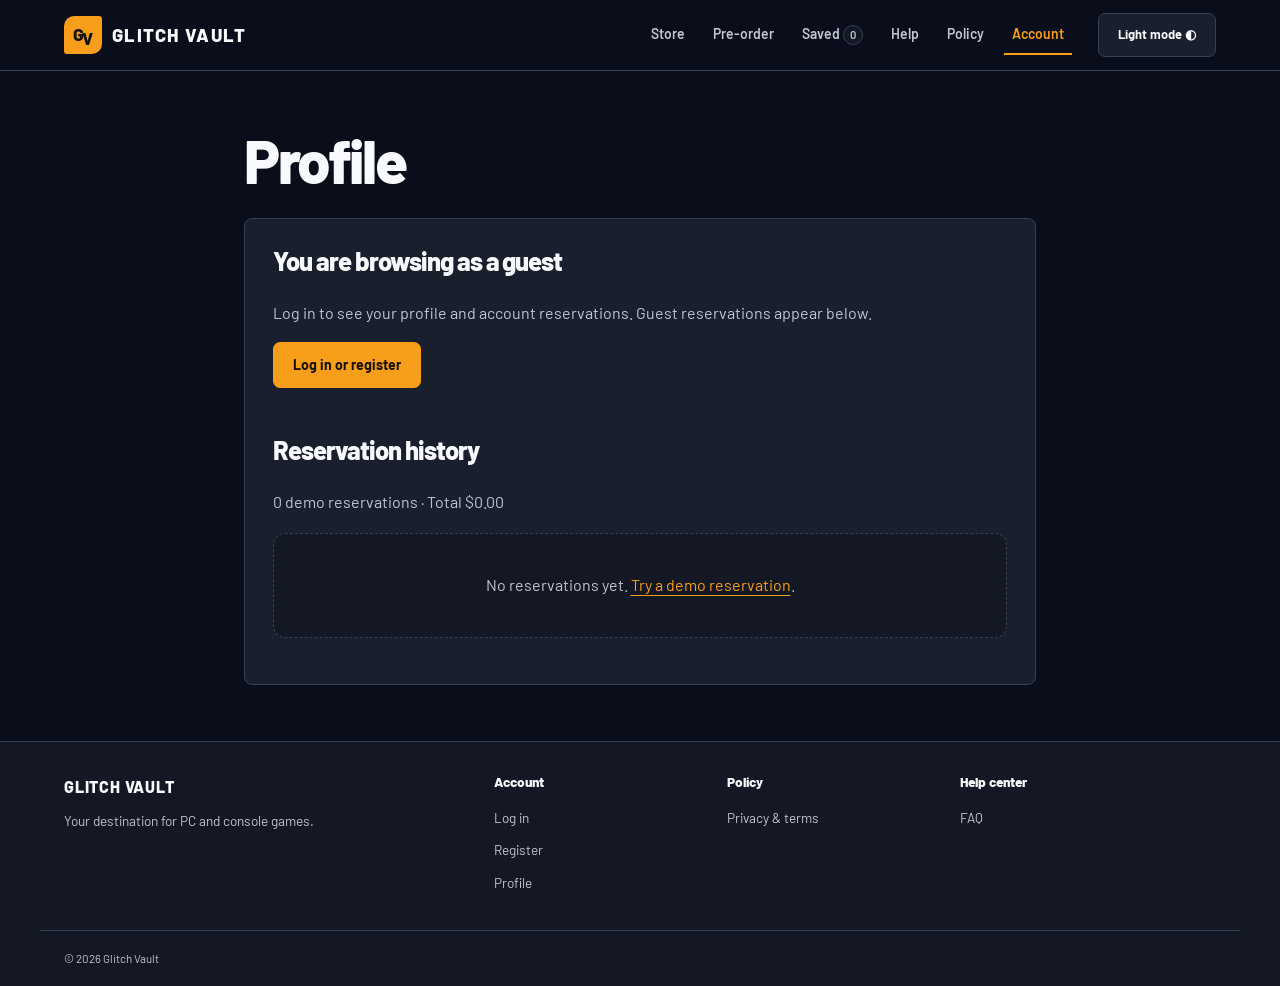
<file: profile.html>
<!doctype html>
<html lang="en" data-bs-theme="dark">
    <head>
        <meta charset="UTF-8" />
        <meta name="viewport" content="width=device-width, initial-scale=1" />
        <meta name="description" content="Glitch Vault game store." />
        <link rel="icon" href="data:," />
        <title>Profile | Glitch Vault</title>
        <script src="js/theme.js"></script>
        <link rel="stylesheet" href="assets/vendor/bootstrap.min.css" />
        <link rel="stylesheet" href="css/style.css" />
    </head>
    <body>
        <a class="skip-link" href="#main">Skip to content</a>
        <header class="site-header">
            <nav class="navbar navbar-expand-lg container" aria-label="Main navigation">
                <a class="navbar-brand" href="index.html"
                    ><span class="brand-mark" aria-hidden="true">G<span>V</span></span> GLITCH VAULT</a
                >
                <button
                    class="navbar-toggler btn btn-quiet"
                    type="button"
                    data-bs-toggle="collapse"
                    data-bs-target="#navigation"
                    aria-controls="navigation"
                    aria-expanded="false"
                    aria-label="Toggle navigation"
                >
                    Menu
                </button>
                <div class="collapse navbar-collapse" id="navigation">
                    <ul class="navbar-nav ms-auto align-items-lg-center">
                        <li class="nav-item"><a class="nav-link" href="index.html">Store</a></li>
                        <li class="nav-item"><a class="nav-link" href="task3-form.html">Pre-order</a></li>
                        <li class="nav-item">
                            <a class="nav-link" href="saved.html">Saved <span class="saved-count">0</span></a>
                        </li>
                        <li class="nav-item"><a class="nav-link" href="help.html">Help</a></li>
                        <li class="nav-item"><a class="nav-link" href="policy.html">Policy</a></li>
                        <li class="nav-item">
                            <a
                                class="nav-link active"
                                aria-current="page"
                                data-account-link
                                href="account.html"
                                >Account</a
                            >
                        </li>
                    </ul>
                    <button
                        id="theme-toggle"
                        class="btn btn-quiet theme-toggle"
                        type="button"
                        aria-pressed="false"
                    >
                        Light mode
                    </button>
                </div>
            </nav>
        </header>
        <main id="main">
            <section class="section-padding container narrow">
                <h1>Profile</h1>
                <div id="profile-content" class="panel"></div>
            </section>
        </main>
        <footer class="site-footer">
            <div class="container footer-grid">
                <div>
                    <a class="footer-brand" href="index.html">GLITCH VAULT</a>
                    <p>Your destination for PC and console games.</p>
                </div>
                <div>
                    <h2>Account</h2>
                    <a href="account.html#login">Log in</a>
                    <a href="account.html#register">Register</a>
                    <a href="profile.html">Profile</a>
                </div>
                <div>
                    <h2>Policy</h2>
                    <a href="policy.html">Privacy &amp; terms</a>
                </div>
                <div>
                    <h2>Help center</h2>
                    <a href="help.html">FAQ</a>
                </div>
            </div>
            <div class="container footer-bottom">&copy; 2026 Glitch Vault</div>
        </footer>
        <div id="toast" class="gv-toast" role="status" aria-live="polite"></div>
        <script src="assets/vendor/bootstrap.bundle.min.js"></script>
        <script src="assets/vendor/jquery.min.js"></script>
        <script src="js/data.js"></script>
        <script src="js/common.js"></script>
        <script src="js/jquery-effects.js"></script>
        <script src="js/account.js"></script>
    </body>
</html>
</file>
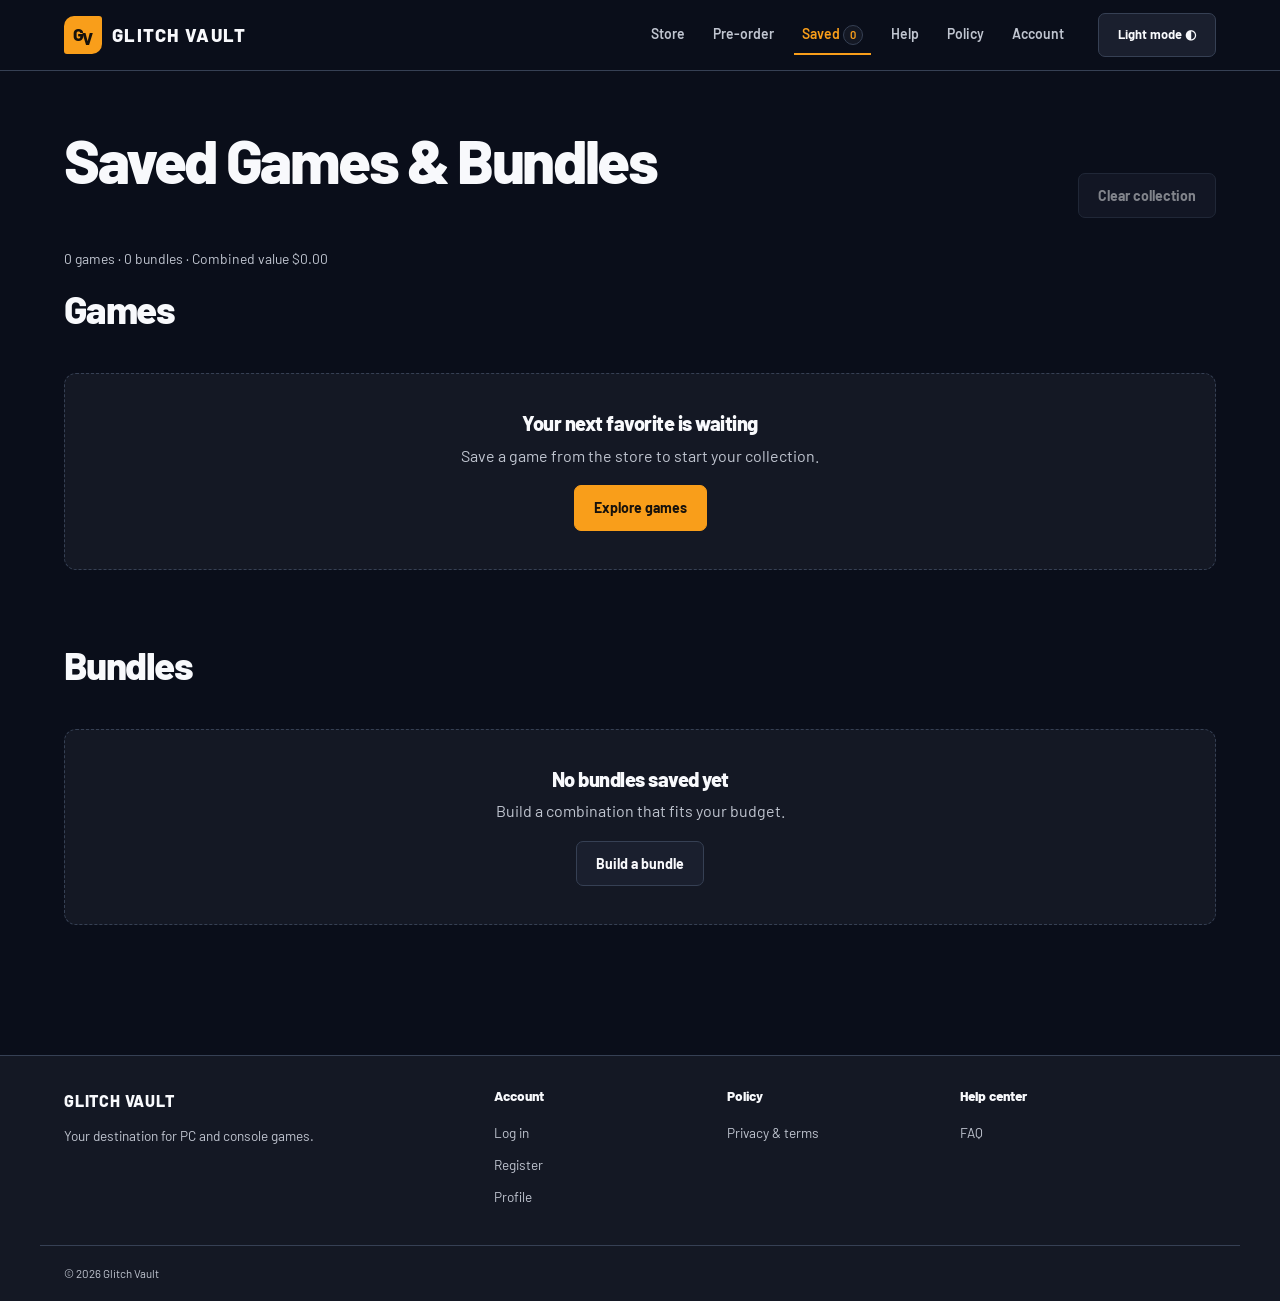
<file: saved.html>
<!doctype html>
<html lang="en" data-bs-theme="dark">
    <head>
        <meta charset="UTF-8" />
        <meta name="viewport" content="width=device-width, initial-scale=1" />
        <meta name="description" content="Glitch Vault game store." />
        <link rel="icon" href="data:," />
        <title>Saved games and bundles | Glitch Vault</title>
        <script src="js/theme.js"></script>
        <link rel="stylesheet" href="assets/vendor/bootstrap.min.css" />
        <link rel="stylesheet" href="css/style.css" />
    </head>
    <body>
        <a class="skip-link" href="#main">Skip to content</a>
        <header class="site-header">
            <nav class="navbar navbar-expand-lg container" aria-label="Main navigation">
                <a class="navbar-brand" href="index.html"
                    ><span class="brand-mark" aria-hidden="true">G<span>V</span></span> GLITCH VAULT</a
                >
                <button
                    class="navbar-toggler btn btn-quiet"
                    type="button"
                    data-bs-toggle="collapse"
                    data-bs-target="#navigation"
                    aria-controls="navigation"
                    aria-expanded="false"
                    aria-label="Toggle navigation"
                >
                    Menu
                </button>
                <div class="collapse navbar-collapse" id="navigation">
                    <ul class="navbar-nav ms-auto align-items-lg-center">
                        <li class="nav-item"><a class="nav-link" href="index.html">Store</a></li>
                        <li class="nav-item"><a class="nav-link" href="task3-form.html">Pre-order</a></li>
                        <li class="nav-item">
                            <a class="nav-link active" aria-current="page" href="saved.html"
                                >Saved <span class="saved-count">0</span></a
                            >
                        </li>
                        <li class="nav-item"><a class="nav-link" href="help.html">Help</a></li>
                        <li class="nav-item"><a class="nav-link" href="policy.html">Policy</a></li>
                        <li class="nav-item">
                            <a class="nav-link" data-account-link href="account.html">Account</a>
                        </li>
                    </ul>
                    <button
                        id="theme-toggle"
                        class="btn btn-quiet theme-toggle"
                        type="button"
                        aria-pressed="false"
                    >
                        Light mode
                    </button>
                </div>
            </nav>
        </header>
        <main id="main">
            <section class="section-padding container">
                <div class="section-heading">
                    <div>
                        <h1>Saved Games &amp; Bundles</h1>
                    </div>
                    <button id="clear-saved" class="btn btn-quiet">Clear collection</button>
                </div>
                <p id="saved-summary" class="status" role="status"></p>
                <section aria-labelledby="saved-games-title">
                    <h2 id="saved-games-title">Games</h2>
                    <div id="saved-games" class="row g-4"></div>
                </section>
                <section class="section-padding" aria-labelledby="saved-bundles-title">
                    <h2 id="saved-bundles-title">Bundles</h2>
                    <div id="saved-bundles" class="row g-4"></div>
                </section>
            </section>
        </main>
        <footer class="site-footer">
            <div class="container footer-grid">
                <div>
                    <a class="footer-brand" href="index.html">GLITCH VAULT</a>
                    <p>Your destination for PC and console games.</p>
                </div>
                <div>
                    <h2>Account</h2>
                    <a href="account.html#login">Log in</a>
                    <a href="account.html#register">Register</a>
                    <a href="profile.html">Profile</a>
                </div>
                <div>
                    <h2>Policy</h2>
                    <a href="policy.html">Privacy &amp; terms</a>
                </div>
                <div>
                    <h2>Help center</h2>
                    <a href="help.html">FAQ</a>
                </div>
            </div>
            <div class="container footer-bottom">&copy; 2026 Glitch Vault</div>
        </footer>
        <div id="toast" class="gv-toast" role="status" aria-live="polite"></div>
        <script src="assets/vendor/bootstrap.bundle.min.js"></script>
        <script src="assets/vendor/jquery.min.js"></script>
        <script src="js/data.js"></script>
        <script src="js/common.js"></script>
        <script src="js/jquery-effects.js"></script>
        <script src="js/saved.js"></script>
    </body>
</html>
</file>
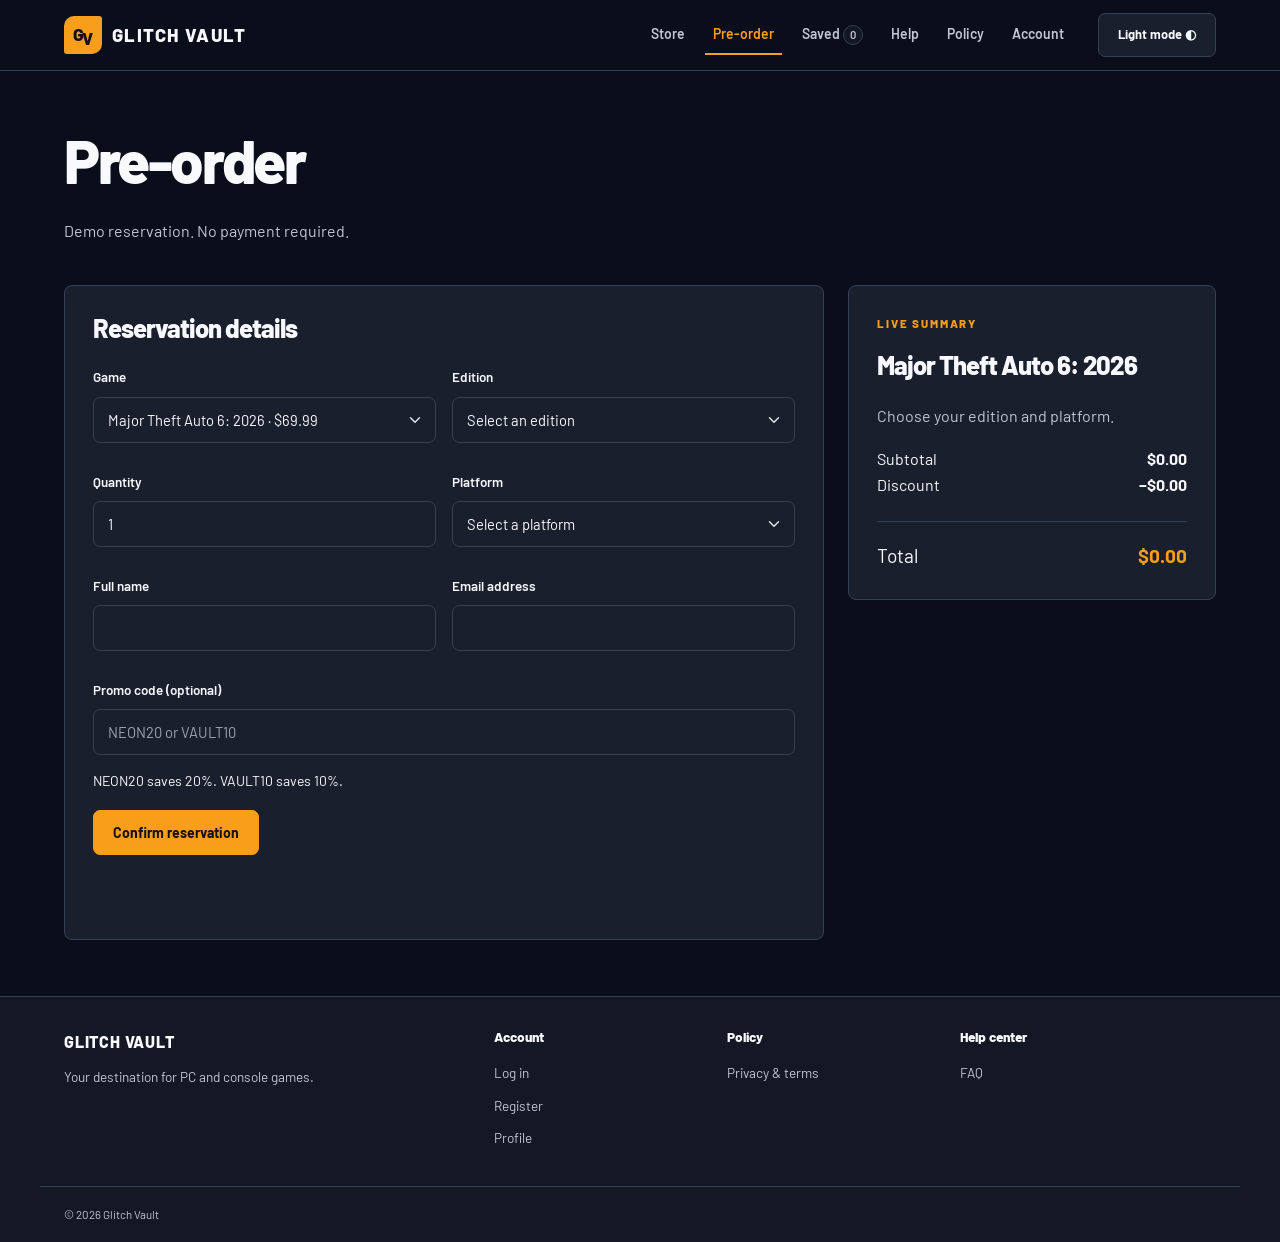
<file: task3-form.html>
<!doctype html>
<html lang="en" data-bs-theme="dark">
    <head>
        <meta charset="UTF-8" />
        <meta name="viewport" content="width=device-width, initial-scale=1" />
        <meta name="description" content="Glitch Vault game store." />
        <link rel="icon" href="data:," />
        <title>Pre-order | Glitch Vault</title>
        <script src="js/theme.js"></script>
        <link rel="stylesheet" href="assets/vendor/bootstrap.min.css" />
        <link rel="stylesheet" href="css/style.css" />
    </head>
    <body>
        <a class="skip-link" href="#main">Skip to content</a>
        <header class="site-header">
            <nav class="navbar navbar-expand-lg container" aria-label="Main navigation">
                <a class="navbar-brand" href="index.html"
                    ><span class="brand-mark" aria-hidden="true">G<span>V</span></span> GLITCH VAULT</a
                >
                <button
                    class="navbar-toggler btn btn-quiet"
                    type="button"
                    data-bs-toggle="collapse"
                    data-bs-target="#navigation"
                    aria-controls="navigation"
                    aria-expanded="false"
                    aria-label="Toggle navigation"
                >
                    Menu
                </button>
                <div class="collapse navbar-collapse" id="navigation">
                    <ul class="navbar-nav ms-auto align-items-lg-center">
                        <li class="nav-item"><a class="nav-link" href="index.html">Store</a></li>
                        <li class="nav-item">
                            <a class="nav-link active" aria-current="page" href="task3-form.html"
                                >Pre-order</a
                            >
                        </li>
                        <li class="nav-item">
                            <a class="nav-link" href="saved.html">Saved <span class="saved-count">0</span></a>
                        </li>
                        <li class="nav-item"><a class="nav-link" href="help.html">Help</a></li>
                        <li class="nav-item"><a class="nav-link" href="policy.html">Policy</a></li>
                        <li class="nav-item">
                            <a class="nav-link" data-account-link href="account.html">Account</a>
                        </li>
                    </ul>
                    <button
                        id="theme-toggle"
                        class="btn btn-quiet theme-toggle"
                        type="button"
                        aria-pressed="false"
                    >
                        Light mode
                    </button>
                </div>
            </nav>
        </header>
        <main id="main">
            <section class="section-padding container">
                <div class="page-heading">
                    <h1>Pre-order</h1>
                    <p>Demo reservation. No payment required.</p>
                </div>
                <div class="row g-4">
                    <div class="col-lg-8">
                        <form id="order-form" class="panel" novalidate>
                            <h2>Reservation details</h2>
                            <div class="row g-3">
                                <div class="col-md-6 field">
                                    <label for="order-game">Game</label
                                    ><select
                                        id="order-game"
                                        class="form-select"
                                        required
                                        aria-describedby="order-game-error"
                                    ></select>
                                    <p class="field-error" id="order-game-error"></p>
                                </div>
                                <div class="col-md-6 field">
                                    <label for="edition">Edition</label
                                    ><select
                                        id="edition"
                                        class="form-select"
                                        required
                                        aria-describedby="edition-error"
                                    >
                                        <option value="">Select an edition</option>
                                        <option value="standard">Standard · base game</option>
                                        <option value="ultimate">Ultimate · game + extras (+$30)</option>
                                        <option value="collectors">Collector's · complete set (+$80)</option>
                                    </select>
                                    <p class="field-error" id="edition-error"></p>
                                </div>
                                <div class="col-md-6">
                                    <div class="field">
                                        <label for="quantity">Quantity</label
                                        ><input
                                            class="form-control"
                                            id="quantity"
                                            name="quantity"
                                            type="number"
                                            min="1"
                                            max="5"
                                            step="1"
                                            value="1"
                                            required
                                            aria-describedby="quantity-error"
                                        />
                                        <p class="field-error" id="quantity-error"></p>
                                    </div>
                                </div>
                                <div class="col-md-6 field">
                                    <label for="platform">Platform</label
                                    ><select
                                        id="platform"
                                        class="form-select"
                                        required
                                        aria-describedby="platform-error"
                                    >
                                        <option value="">Select a platform</option>
                                        <option value="pc">PC</option>
                                        <option value="ps5">PlayStation 5</option>
                                        <option value="xbox">Xbox Series X / S</option>
                                    </select>
                                    <p class="field-error" id="platform-error"></p>
                                </div>
                                <div class="col-md-6">
                                    <div class="field">
                                        <label for="name">Full name</label
                                        ><input
                                            class="form-control"
                                            id="name"
                                            name="name"
                                            type="text"
                                            autocomplete="name"
                                            maxlength="80"
                                            required
                                            aria-describedby="name-error"
                                        />
                                        <p class="field-error" id="name-error"></p>
                                    </div>
                                </div>
                                <div class="col-md-6">
                                    <div class="field">
                                        <label for="email">Email address</label
                                        ><input
                                            class="form-control"
                                            id="email"
                                            name="email"
                                            type="email"
                                            autocomplete="email"
                                            maxlength="120"
                                            required
                                            aria-describedby="email-error"
                                        />
                                        <p class="field-error" id="email-error"></p>
                                    </div>
                                </div>
                                <div class="col-12">
                                    <div class="field">
                                        <label for="promo">Promo code (optional)</label
                                        ><input
                                            class="form-control"
                                            id="promo"
                                            name="promo"
                                            type="text"
                                            placeholder="NEON20 or VAULT10"
                                            maxlength="20"
                                            aria-describedby="promo-error"
                                        />
                                        <p class="field-error" id="promo-error"></p>
                                    </div>
                                    <small>NEON20 saves 20%. VAULT10 saves 10%.</small>
                                </div>
                                <div class="col-12">
                                    <button type="submit" class="btn btn-accent">Confirm reservation</button>
                                    <p id="order-status" class="status" role="status"></p>
                                </div>
                            </div>
                        </form>
                        <div id="order-success" class="panel success-panel" tabindex="-1" hidden></div>
                    </div>
                    <aside class="col-lg-4">
                        <div class="panel order-summary">
                            <p class="eyebrow">LIVE SUMMARY</p>
                            <h2 id="preview-game"></h2>
                            <p id="preview-details">Choose your edition and platform.</p>
                            <div class="split-line">
                                <span>Subtotal</span><strong id="preview-subtotal">$0.00</strong>
                            </div>
                            <div class="split-line">
                                <span>Discount</span><strong id="preview-discount">$0.00</strong>
                            </div>
                            <div class="split-line total-line">
                                <span>Total</span><strong id="preview-total">$0.00</strong>
                            </div>
                        </div>
                    </aside>
                </div>
            </section>
        </main>
        <footer class="site-footer">
            <div class="container footer-grid">
                <div>
                    <a class="footer-brand" href="index.html">GLITCH VAULT</a>
                    <p>Your destination for PC and console games.</p>
                </div>
                <div>
                    <h2>Account</h2>
                    <a href="account.html#login">Log in</a>
                    <a href="account.html#register">Register</a>
                    <a href="profile.html">Profile</a>
                </div>
                <div>
                    <h2>Policy</h2>
                    <a href="policy.html">Privacy &amp; terms</a>
                </div>
                <div>
                    <h2>Help center</h2>
                    <a href="help.html">FAQ</a>
                </div>
            </div>
            <div class="container footer-bottom">&copy; 2026 Glitch Vault</div>
        </footer>
        <div id="toast" class="gv-toast" role="status" aria-live="polite"></div>
        <script src="assets/vendor/bootstrap.bundle.min.js"></script>
        <script src="assets/vendor/jquery.min.js"></script>
        <script src="js/data.js"></script>
        <script src="js/common.js"></script>
        <script src="js/jquery-effects.js"></script>
        <script src="js/preorder.js"></script>
    </body>
</html>
</file>
<file: css/style.css>
@font-face {
    font-family: "Barlow";
    font-style: normal;
    font-weight: 400;
    font-display: swap;
    src: url(../assets/fonts/barlow-0.ttf) format("truetype");
}
@font-face {
    font-family: "Barlow";
    font-style: normal;
    font-weight: 500;
    font-display: swap;
    src: url(../assets/fonts/barlow-1.ttf) format("truetype");
}
@font-face {
    font-family: "Barlow";
    font-style: normal;
    font-weight: 600;
    font-display: swap;
    src: url(../assets/fonts/barlow-2.ttf) format("truetype");
}
@font-face {
    font-family: "Barlow";
    font-style: normal;
    font-weight: 700;
    font-display: swap;
    src: url(../assets/fonts/barlow-3.ttf) format("truetype");
}
@font-face {
    font-family: "Barlow";
    font-style: normal;
    font-weight: 800;
    font-display: swap;
    src: url(../assets/fonts/barlow-4.ttf) format("truetype");
}

/* Shared site colors, including overrides for Bootstrap components. */
:root,
[data-bs-theme="dark"] {
    color-scheme: dark;
    --bg: #0a0e1a;
    --surface: #1a1f2e;
    --soft: #141824;
    --text: #f8f9fc;
    --muted: #c0c5d0;
    --border: #364054;
    --accent: #f99e1a;
    --accent-hover: #ffb54b;
    --accent-ink: #17120c;
    --error: #ffaaa2;
    --success: #9bdb97;
    --shadow: 0 16px 44px #00000020;
    --bs-body-bg: var(--bg);
    --bs-body-color: var(--text);
    --bs-border-color: var(--border);
}
[data-bs-theme="light"] {
    color-scheme: light;
    --bg: #f5f6fa;
    --surface: #ffffff;
    --soft: #e9edf5;
    --text: #202638;
    --muted: #4e586b;
    --border: #cbd2df;
    --accent: #985000;
    --accent-hover: #793e00;
    --accent-ink: #ffffff;
    --error: #b32e25;
    --success: #32651e;
    --shadow: 0 16px 44px #18234210;
}
* {
    box-sizing: border-box;
}
html {
    scroll-padding-top: 100px;
}
body {
    margin: 0;
    background: var(--bg);
    color: var(--text);
    font-family: "Barlow", Arial, sans-serif;
    line-height: 1.65;
}
main {
    min-height: 65vh;
}
img {
    max-width: 100%;
}
a {
    color: var(--accent);
    text-underline-offset: 4px;
}
a:hover {
    color: var(--accent);
}
h1,
h2,
h3 {
    color: var(--text);
    line-height: 1.12;
    font-weight: 750;
    letter-spacing: -0.04em;
    overflow-wrap: anywhere;
}
h1 {
    font-size: clamp(2.5rem, 4.7vw, 4.5rem);
    margin-bottom: 24px;
}
h2 {
    font-size: clamp(1.8rem, 3vw, 2.65rem);
    margin-bottom: 24px;
}
h3 {
    font-size: 1.25rem;
    letter-spacing: -0.025em;
}
p {
    color: var(--muted);
}
button,
input,
select {
    font: inherit;
}
button,
a,
input,
select {
    touch-action: manipulation;
}
[hidden] {
    display: none !important;
}
:focus-visible,
.btn:focus-visible,
.form-control:focus,
.form-select:focus {
    outline: 3px solid var(--accent);
    outline-offset: 4px;
    box-shadow: none;
}
.skip-link {
    position: fixed;
    top: -100px;
    left: 16px;
    z-index: 2000;
    padding: 12px 20px;
    background: var(--accent);
    color: var(--accent-ink);
}
.skip-link:focus {
    top: 12px;
}
.container {
    max-width: 1200px;
    padding-left: 24px;
    padding-right: 24px;
}
.narrow {
    max-width: 840px;
}
.section-padding {
    padding-top: 56px;
    padding-bottom: 56px;
}
.section-soft {
    background: var(--soft);
    border-top: 1px solid var(--border);
    border-bottom: 1px solid var(--border);
}
.section-heading {
    display: flex;
    align-items: end;
    justify-content: space-between;
    gap: 24px;
    margin-bottom: 30px;
}
.section-heading h2 {
    margin-bottom: 0;
}
.section-heading > p {
    max-width: 250px;
    margin: 0;
}
.eyebrow {
    font-size: 0.72rem;
    font-weight: 750;
    letter-spacing: 0.16em;
    color: var(--accent);
    margin-bottom: 18px;
}
.muted {
    color: var(--muted);
    font-size: 0.9rem;
}
.text-accent {
    color: var(--accent);
}
.site-header {
    background: var(--bg);
    border-bottom: 1px solid var(--border);
    position: sticky;
    top: 0;
    z-index: 100;
}
.navbar {
    min-height: 70px;
    gap: 16px;
}
.navbar-brand {
    display: inline-flex;
    align-items: center;
    gap: 10px;
    color: var(--text);
    font-size: 1.15rem;
    font-weight: 800;
    letter-spacing: 0.07em;
    margin: 0;
}
.navbar-brand:hover {
    color: var(--text);
}
.brand-mark {
    display: inline-flex;
    align-items: center;
    justify-content: center;
    width: 38px;
    height: 38px;
    padding-right: 3px;
    border-radius: 10px 3px 10px 3px;
    background: #f99e1a;
    color: #17120c;
    font-size: 1.1rem;
    letter-spacing: -0.12em;
}
.brand-mark span {
    transform: translateY(4px);
}
.navbar-nav {
    gap: 12px;
}
.nav-link {
    color: var(--muted);
    font-size: 0.87rem;
    font-weight: 600;
    border-bottom: 2px solid transparent;
}
.nav-link:hover,
.nav-link.active {
    color: var(--accent) !important;
}
.nav-link.active {
    border-color: var(--accent);
}
.saved-count {
    display: inline-block;
    font-size: 0.7rem;
    min-width: 20px;
    text-align: center;
    background: var(--soft);
    border: 1px solid var(--border);
    border-radius: 20px;
}
.theme-toggle {
    margin-left: 26px;
    font-size: 0.8rem !important;
}
.btn {
    border-radius: 7px;
    padding: 12px 19px;
    font-size: 0.88rem;
    font-weight: 700;
    line-height: 1.4;
    transition:
        transform 0.18s,
        background-color 0.18s,
        border-color 0.18s;
    white-space: normal;
}
.btn:hover {
    transform: translateY(-2px);
}
.btn:disabled {
    opacity: 0.5;
    transform: none;
}
.btn-accent,
.btn-accent:active {
    background: var(--accent) !important;
    color: var(--accent-ink) !important;
    border: 1px solid var(--accent) !important;
}
.btn-accent:hover {
    background: var(--accent-hover) !important;
}
.btn-quiet,
.btn-quiet:active {
    color: var(--text) !important;
    border: 1px solid var(--border) !important;
    background: var(--surface) !important;
}
.btn-quiet:hover,
.btn-quiet.selected {
    border-color: var(--accent) !important;
    color: var(--accent) !important;
}
.btn-sm {
    padding: 8px 12px;
    font-size: 0.8rem;
}
.button-row {
    display: flex;
    flex-wrap: wrap;
    gap: 12px;
    align-items: center;
}
.hero {
    position: relative;
    display: grid;
    place-items: center;
    min-height: min(90vh, 780px);
    min-height: min(90svh, 780px);
    overflow: hidden;
    background: #0a0e1a;
    padding: 60px 0 76px;
    text-align: center;
    color: #fff;
}
.hero-video {
    position: absolute;
    inset: 0;
    width: 100%;
    height: 100%;
    object-fit: cover;
}
.hero::after {
    content: "";
    position: absolute;
    inset: 0;
    background: #0a0e1aa6;
    pointer-events: none;
}
.hero-copy {
    position: relative;
    z-index: 1;
    max-width: 820px;
}
.hero h1 {
    color: #fff;
    font-size: clamp(2.3rem, 6vw, 4.25rem);
    text-transform: uppercase;
    letter-spacing: 0.02em;
    margin: 14px 0;
}
.hero h1 span {
    color: #f99e1a;
}
.hero p {
    color: #e6e8ed;
}
.hero-badge {
    display: inline-block;
    padding: 4px 10px;
    border-radius: 4px;
    background: #f99e1a;
    color: #17120c;
    font-size: 0.75rem;
    font-weight: 700;
    text-transform: uppercase;
}
.hero .button-row {
    justify-content: center;
    margin-top: 24px;
}
.hero .btn-accent {
    --accent: #f99e1a;
    --accent-hover: #ffb54b;
    --accent-ink: #17120c;
}
.hero .btn-quiet {
    --surface: #0a0e1a;
    --text: #fff;
    --border: #9299a9;
    --accent: #ffb54b;
}
.hero-controls {
    position: absolute;
    z-index: 1;
    bottom: 14px;
    right: 20px;
    display: flex;
    align-items: center;
    gap: 12px;
    color: #e6e8ed;
}
.account-page {
    max-width: 600px;
}
.filter-bar {
    display: flex;
    align-items: end;
    gap: 18px;
    margin-bottom: 28px;
}
.filter-bar > div:first-child {
    flex: 1;
}
.filter-bar > div:nth-child(2) {
    flex: 0 0 180px;
}
.filter-bar > p {
    font-size: 0.85rem;
    margin-bottom: 10px;
}
.filter-bar > select {
    max-width: 220px;
}
label {
    display: block;
    font-size: 0.84rem;
    font-weight: 600;
    margin-bottom: 8px;
}
.form-control,
.form-select {
    background-color: var(--surface);
    color: var(--text);
    border: 1px solid var(--border);
    border-radius: 7px;
    min-height: 46px;
    padding: 10px 14px;
    font-size: 0.92rem;
}
.form-select {
    padding-right: 36px;
}
.form-control:focus,
.form-select:focus {
    background-color: var(--surface);
    color: var(--text);
    border-color: var(--accent);
}
.form-control::placeholder {
    color: var(--muted);
    opacity: 0.8;
}
input[type="checkbox"] {
    width: 18px;
    height: 18px;
    accent-color: var(--accent);
    flex-shrink: 0;
}
.form-range {
    accent-color: var(--accent);
}
.form-range::-webkit-slider-thumb {
    background: var(--accent);
}
.form-range::-moz-range-thumb {
    background: var(--accent);
}
.form-range::-webkit-slider-runnable-track {
    background: var(--border);
}
.field {
    margin-bottom: 12px;
}
.field-error {
    color: var(--error);
    font-size: 0.82rem;
    margin: 7px 0 0;
}
.field-error:empty {
    display: none;
}
[aria-invalid="true"] {
    border-color: var(--error) !important;
}
.checkbox-label {
    display: block;
}
.checkbox-label input {
    vertical-align: middle;
    margin-right: 8px;
}
.panel,
.game-card {
    background: var(--surface);
    border: 1px solid var(--border);
    border-radius: 8px;
}
.panel {
    padding: 28px;
}
.panel h2 {
    font-size: 1.6rem;
}
.game-card {
    overflow: hidden;
    height: 100%;
    transition:
        transform 0.2s,
        border-color 0.2s;
}
.game-card:hover,
.news-card:hover {
    border-color: var(--accent);
    transform: translateY(-4px);
}
.game-image {
    height: 190px;
    width: 100%;
    object-fit: cover;
    background: var(--soft);
}
.news-image {
    width: 100%;
    height: 150px;
    object-fit: cover;
    border-radius: 4px;
    margin-bottom: 12px;
}
.game-card-body {
    padding: 21px;
}
.game-card h3 {
    margin: 12px 0;
    min-height: 2.3em;
}
.game-card p {
    font-size: 0.88rem;
}
.game-card .button-row {
    margin-top: 18px;
}
.tag {
    font-size: 0.65rem;
    letter-spacing: 0.09em;
    color: var(--accent);
    font-weight: 750;
    text-transform: uppercase;
}
.price {
    font-weight: 750;
    font-size: 1.2rem;
    color: var(--text);
}
.split-line {
    display: flex;
    justify-content: space-between;
    gap: 14px;
    align-items: baseline;
}
.split-line > * {
    min-width: 0;
    overflow-wrap: anywhere;
}
.bundle-summary,
.order-summary {
    position: sticky;
    top: 110px;
}
.bundle-item {
    padding: 19px;
    height: 100%;
}
.bundle-item h3 {
    font-size: 1rem;
}
.bundle-item.selected {
    border-color: var(--accent);
}
.bundle-item .btn {
    margin-top: 12px;
}
.selection-list {
    list-style: none;
    padding: 0;
    margin: 22px 0;
}
.selection-list li {
    padding: 12px 0;
    border-bottom: 1px solid var(--border);
    font-size: 0.85rem;
}
.selection-list button {
    background: none;
    border: 0;
    color: var(--accent);
    padding: 4px;
    font-size: 0.8rem;
}
.total-line {
    border-top: 1px solid var(--border);
    padding-top: 18px;
    margin-top: 22px;
    font-size: 1.2rem;
}
.total-line strong {
    color: var(--accent);
}
.status {
    font-size: 0.87rem;
    margin-top: 16px;
    min-height: 24px;
    overflow-wrap: anywhere;
}
.status.error,
.text-danger {
    color: var(--error) !important;
}
.status.success,
.text-success {
    color: var(--success) !important;
}
.subtle-link {
    display: block;
    margin-top: 18px;
    text-align: center;
    font-size: 0.85rem;
}
.challenge {
    text-align: center;
}
.game-board-header {
    display: flex;
    justify-content: space-around;
    border-bottom: 1px solid var(--border);
    padding-bottom: 22px;
    margin-bottom: 28px;
    font-size: 0.8rem;
    color: var(--muted);
}
.game-board-header strong {
    display: block;
    color: var(--accent);
    font-size: 1.2rem;
    margin-top: 5px;
}
.challenge-price {
    font-size: 3.5rem;
    font-weight: 800;
    color: var(--accent);
    letter-spacing: -0.05em;
}
.challenge .button-row {
    justify-content: center;
}
.news-card {
    height: 100%;
    transition:
        transform 0.2s,
        border-color 0.2s;
}
.news-card h3 {
    margin-top: 18px;
}
.news-card p {
    font-size: 0.92rem;
}
.text-button {
    color: var(--accent);
    background: none;
    border: 0;
    padding: 6px 0;
    font-weight: 650;
    font-size: 0.87rem;
    text-align: left;
}
.disclosure-body {
    display: none;
    padding-top: 16px;
}
.page-heading {
    max-width: 800px;
    margin-bottom: 40px;
}
.detail-cover {
    width: 100%;
    height: 420px;
    object-fit: cover;
    border-radius: 16px;
}
.detail-meta {
    display: grid;
    grid-template-columns: 1fr 1fr;
    gap: 16px;
    margin: 28px 0;
}
.detail-meta dt {
    font-size: 0.75rem;
    color: var(--muted);
    font-weight: 500;
}
.detail-meta dd {
    margin: 0;
}
.detail-price {
    font-size: 2rem;
    color: var(--accent);
    font-weight: 750;
    margin-bottom: 18px;
}
.tag-list {
    display: flex;
    gap: 10px;
    flex-wrap: wrap;
    margin-bottom: 24px;
}
.tag-list .tag {
    border: 1px solid var(--border);
    border-radius: 5px;
    padding: 7px 10px;
}
.table-wrap {
    border: 1px solid var(--border);
    border-radius: 12px;
    overflow: hidden;
}
.requirements {
    --bs-table-bg: var(--surface);
    --bs-table-color: var(--text);
    --bs-table-border-color: var(--border);
    margin: 0;
    width: 100%;
    table-layout: fixed;
}
.requirements th,
.requirements td {
    padding: 18px;
    overflow-wrap: anywhere;
    font-size: 0.9rem;
}
.requirements thead th {
    background: var(--soft);
}
.requirements caption {
    padding: 12px 18px;
    background: var(--surface);
    color: var(--muted);
    font-size: 0.8rem;
}
.receipt-heading {
    text-align: center;
}
.receipt-heading h2 {
    margin: 10px 0;
}
.receipt-check {
    color: var(--success);
    font-size: 1.65rem;
}
.receipt-table {
    margin: 18px 0;
    border-top: 1px dashed var(--border);
}
.receipt-table th,
.receipt-table td {
    padding: 8px 10px;
}
.receipt-table th {
    width: 34%;
}
.receipt-table tfoot {
    font-weight: 700;
    border-top: 1px dashed var(--border);
}
.receipt-table tfoot td {
    color: var(--accent);
}
.account-tabs {
    display: flex;
    gap: 10px;
    margin-bottom: 28px;
}
.account-tabs a {
    flex: 1;
}
.account-tabs .active {
    border-color: var(--accent) !important;
    color: var(--accent) !important;
}
.prose section {
    margin-top: 38px;
}
.prose h2 {
    font-size: 1.5rem;
    margin-bottom: 16px;
}
.faq-item {
    border-bottom: 1px solid var(--border);
    scroll-margin-top: 110px;
}
.faq-item h2 {
    margin: 0;
    font-size: 1.08rem;
    letter-spacing: -0.02em;
}
.faq-question {
    display: flex;
    justify-content: space-between;
    gap: 24px;
    width: 100%;
    color: var(--text);
    background: none;
    border: 0;
    padding: 24px 0;
    text-align: left;
    font-weight: 650;
}
.faq-question:hover {
    color: var(--accent);
}
.faq-question span {
    color: var(--accent);
}
.faq-item .disclosure-body {
    padding-top: 0;
}
.empty-state {
    padding: 38px 24px;
    background: var(--soft);
    border: 1px dashed var(--border);
    border-radius: 12px;
    text-align: center;
    margin: 18px 0;
}
.saved-bundle {
    height: 100%;
}
.saved-bundle ul {
    padding-left: 20px;
    color: var(--muted);
}
.profile-data {
    overflow-wrap: anywhere;
}
.order-record {
    padding: 18px 0;
    border-bottom: 1px solid var(--border);
}
.order-record h3 {
    font-size: 1rem;
}
.site-footer {
    background: var(--soft);
    border-top: 1px solid var(--border);
    padding-top: 32px;
}
.footer-grid {
    display: grid;
    grid-template-columns: 2fr 1fr 1fr 1.3fr;
    gap: 36px;
    padding-bottom: 26px;
}
.site-footer h2 {
    font-size: 0.85rem;
    letter-spacing: 0;
    margin-bottom: 18px;
}
.site-footer a {
    display: block;
    color: var(--muted);
    text-decoration: none;
    font-size: 0.85rem;
    margin-bottom: 10px;
}
.site-footer a:hover {
    color: var(--accent);
}
.site-footer .footer-brand {
    font-size: 1rem;
    letter-spacing: 0.05em;
    font-weight: 800;
    color: var(--text);
}
.footer-grid p {
    margin: 0;
    font-size: 0.85rem;
}
.footer-bottom {
    padding-top: 18px;
    padding-bottom: 18px;
    border-top: 1px solid var(--border);
    font-size: 0.72rem;
    color: var(--muted);
}
.gv-toast {
    display: none;
    position: fixed;
    bottom: 24px;
    left: 50%;
    transform: translateX(-50%);
    max-width: calc(100% - 32px);
    width: max-content;
    background: var(--accent);
    color: var(--accent-ink);
    padding: 14px 24px;
    border-radius: 9px;
    z-index: 200;
    box-shadow: var(--shadow);
    font-size: 0.9rem;
}
@media (max-width: 991px) {
    .navbar-collapse {
        padding-bottom: 16px;
    }
    .nav-link {
        padding: 12px 0;
    }
    .theme-toggle {
        margin: 16px 0 0;
    }
    .bundle-summary,
    .order-summary {
        position: static;
    }
    .footer-grid {
        grid-template-columns: 1.6fr 1fr;
    }
}
@media (max-width: 767px) {
    .row.g-5 {
        --bs-gutter-x: 1.5rem;
    }
    .container {
        padding-left: 20px;
        padding-right: 20px;
    }
    .navbar {
        min-height: 62px;
        gap: 10px;
    }
    .navbar-brand {
        font-size: 0.8rem;
    }
    .navbar-toggler {
        padding: 9px 12px;
    }
    .section-padding {
        padding-top: 48px;
        padding-bottom: 48px;
    }
    .section-heading {
        align-items: start;
        flex-direction: column;
        gap: 16px;
    }
    .filter-bar {
        flex-wrap: wrap;
        gap: 14px;
    }
    .filter-bar > div:first-child {
        flex: 1 0 100%;
    }
    .filter-bar > div:nth-child(2) {
        flex: 1;
    }
    .filter-bar > p {
        margin-bottom: 12px;
    }
    .panel {
        padding: 22px;
    }
    .game-image {
        height: 220px;
    }
    .game-card h3 {
        min-height: auto;
    }
    .requirements th,
    .requirements td {
        font-size: 0.75rem;
        padding: 12px 9px;
    }
    .detail-cover {
        height: 300px;
    }
    .footer-grid {
        gap: 28px;
        grid-template-columns: 1fr 1fr;
    }
    .footer-grid > div:first-child {
        grid-column: 1 / -1;
    }
}
@media (prefers-reduced-motion: reduce) {
    *,
    *::before,
    *::after {
        transition: none !important;
        scroll-behavior: auto !important;
    }
}
</file>
